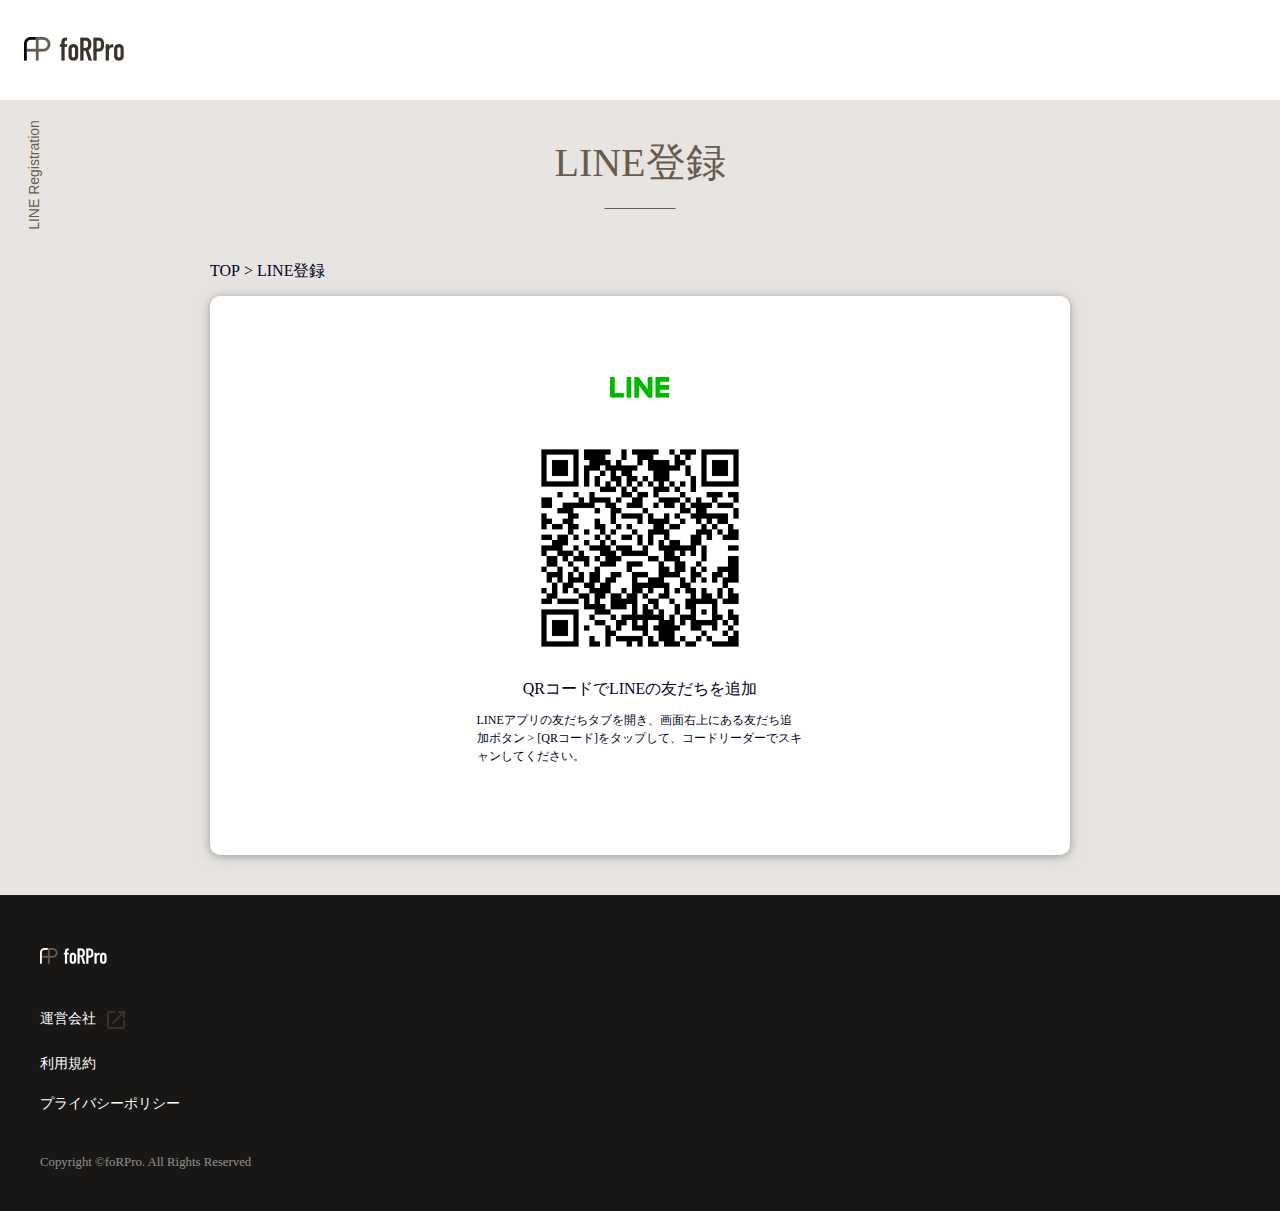
<file: lineForm.html>
<!doctype html>
<html lang="ja">

<head>
  <meta http-equiv="Content-Type" content="text/html; charset=UTF-8" />
  <meta http-equiv="X-UA-Compatible" content="IE=edge,chrome=1" />
  <meta name="viewport" content="width=device-width,initial-scale=1" />
  <link rel="icon" type="image/x-icon" href="./images/favicon.ico" />
  <link rel="stylesheet" type="text/css" href="./css/normalize.css" />
  <link rel="stylesheet" type="text/css" href="./css/icon.css" />
  <link rel="stylesheet" type="text/css" href="./css/common.css" />
  <link rel="stylesheet" type="text/css" href="./css/base.css" />
  <link rel="stylesheet" type="text/css" href="./css/lineForm.css" />
  <title>LINE登録 | foRPro</title>
  <!-- Global site tag (gtag.js) - Google Analytics -->
<script async src="https://www.googletagmanager.com/gtag/js?id=G-W5HT93TSJW"></script>
<script>
    window.dataLayer = window.dataLayer || [];

    function gtag() {
        dataLayer.push(arguments);
    }
    gtag('js', new Date());

    gtag('config', 'G-W5HT93TSJW');
</script></head>

<body>
  <!-- ヘッダー -->
      <header class="header">
      <div class="header__logo">
        <a href="/"
          ><h1>
            <img
              src="./images/logo.png"
              alt="forProのロゴ画像"
              width="100"
              height="24"
            />
            <span class="hidden">forPro</span>
          </h1></a
        >
      </div>
          </header>
  <section id="lineForm" class="section" data-ward="LINE Registration">
    <h2 class="title">
      <span class="title__text">LINE登録</span>
    </h2>
    <p class="breadcrumb">
      <a href="/">TOP</a><span class="delimiter">&gt;</span><span>LINE登録</span>
    </p>
    <div class="card">
      <p class="lineForm__image">
        <img src="./images/LINE_APP.png" loading="lazy" alt="LINE画像" width="80" height="80" class="lineForm__imageSP" />
        <img src="./images/lineLogo.png" loading="lazy" alt="LINE画像" width="60" height="23" class="lineForm__imageLogoPC" />
      </p>
      <p class="lineForm__imagePC">
        <img src="./images/QR.png" loading="lazy" alt="LINEQR画像" width="240" height="240" />
      </p>
      <div class="lineForm__buttonWrap">
        <p class="lineForm__button lineForm__button--open">

          <!-- http://line.me/ti/p/%40以下に追加したいIDを＠抜きで記載する -->
          <a href="https://line.me/R/ti/p/%40153hvcyf">LINEアプリを開く</a>
          </ｐ>
        <p class="lineForm__button lineForm__button--download lineForm__button--ios">
          <a href="https://apps.apple.com/jp/app/line/id443904275">LINEアプリをダウンロード</a>
        </p>
        <p class="lineForm__button lineForm__button--download lineForm__button--android">
          <a href="https://play.google.com/store/apps/details?id=jp.naver.line.android&hl=ja&gl=US">LINEアプリをダウンロード</a>
        </p>
      </div>
      <div class="lineForm__pcSummary">
        <p>QRコードでLINEの友だちを追加</p>
        <p class="summary">
          <span>LINEアプリの友だちタブを開き、画面右上にある友だち追加ボタン >
            [QRコード]をタップして、コードリーダーでスキャンしてください。</span>
        </p>
      </div>
    </div>
  </section>
  <footer class="footer">
    <p class="footer__officialLink">
      <a href="/"><img src="./images/logoWhite.png" alt="forProのロゴ画像" width="67" height="16" loading="lazy" /><span class="hidden">forPro公式ページ</span></a>
    </p>

    <ul class="footer__link">
      <li class="footer__linkItem">
        <a href="https://www.regrit-p.com/">運営会社<i class="icon icon--window"></i></a>
      </li>
      <li class="footer__linkItem"><a href="./terms/">利用規約</a></li>
      <li class="footer__linkItem">
        <a href="./privacy/">プライバシーポリシー</a>
      </li>
    </ul>

    <small>Copyright ©foRPro. All Rights Reserved</small>
  </footer>
  <script type="text/javascript" src="https://code.jquery.com/jquery-3.5.1.min.js"></script>
  <script src="https://www.line-website.com/social-plugins/js/thirdparty/loader.min.js" async="async" defer="defer"></script>
  <script type="text/javascript" src="./js/headerScroll.js"></script>
  <script type="text/javascript" src="./js/lineDownloadUA.js"></script>
</body>

</html>
</file>
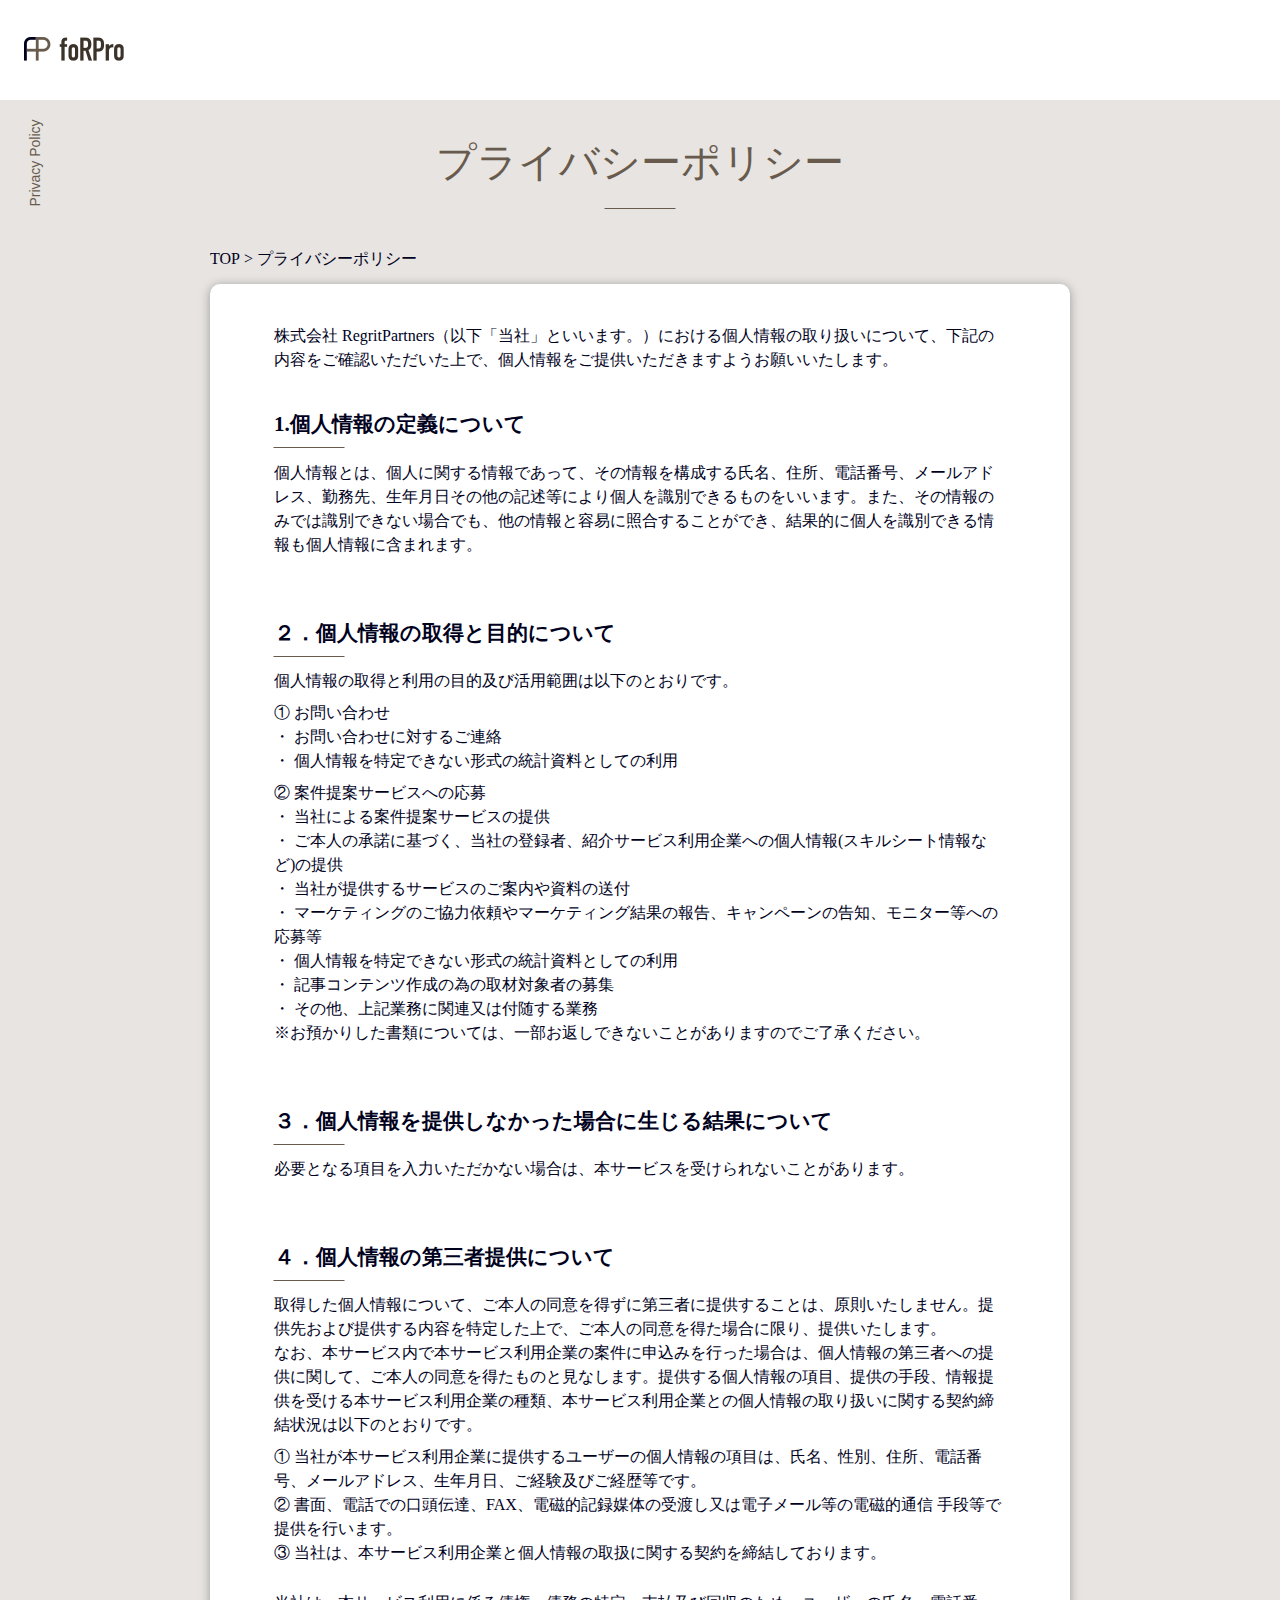
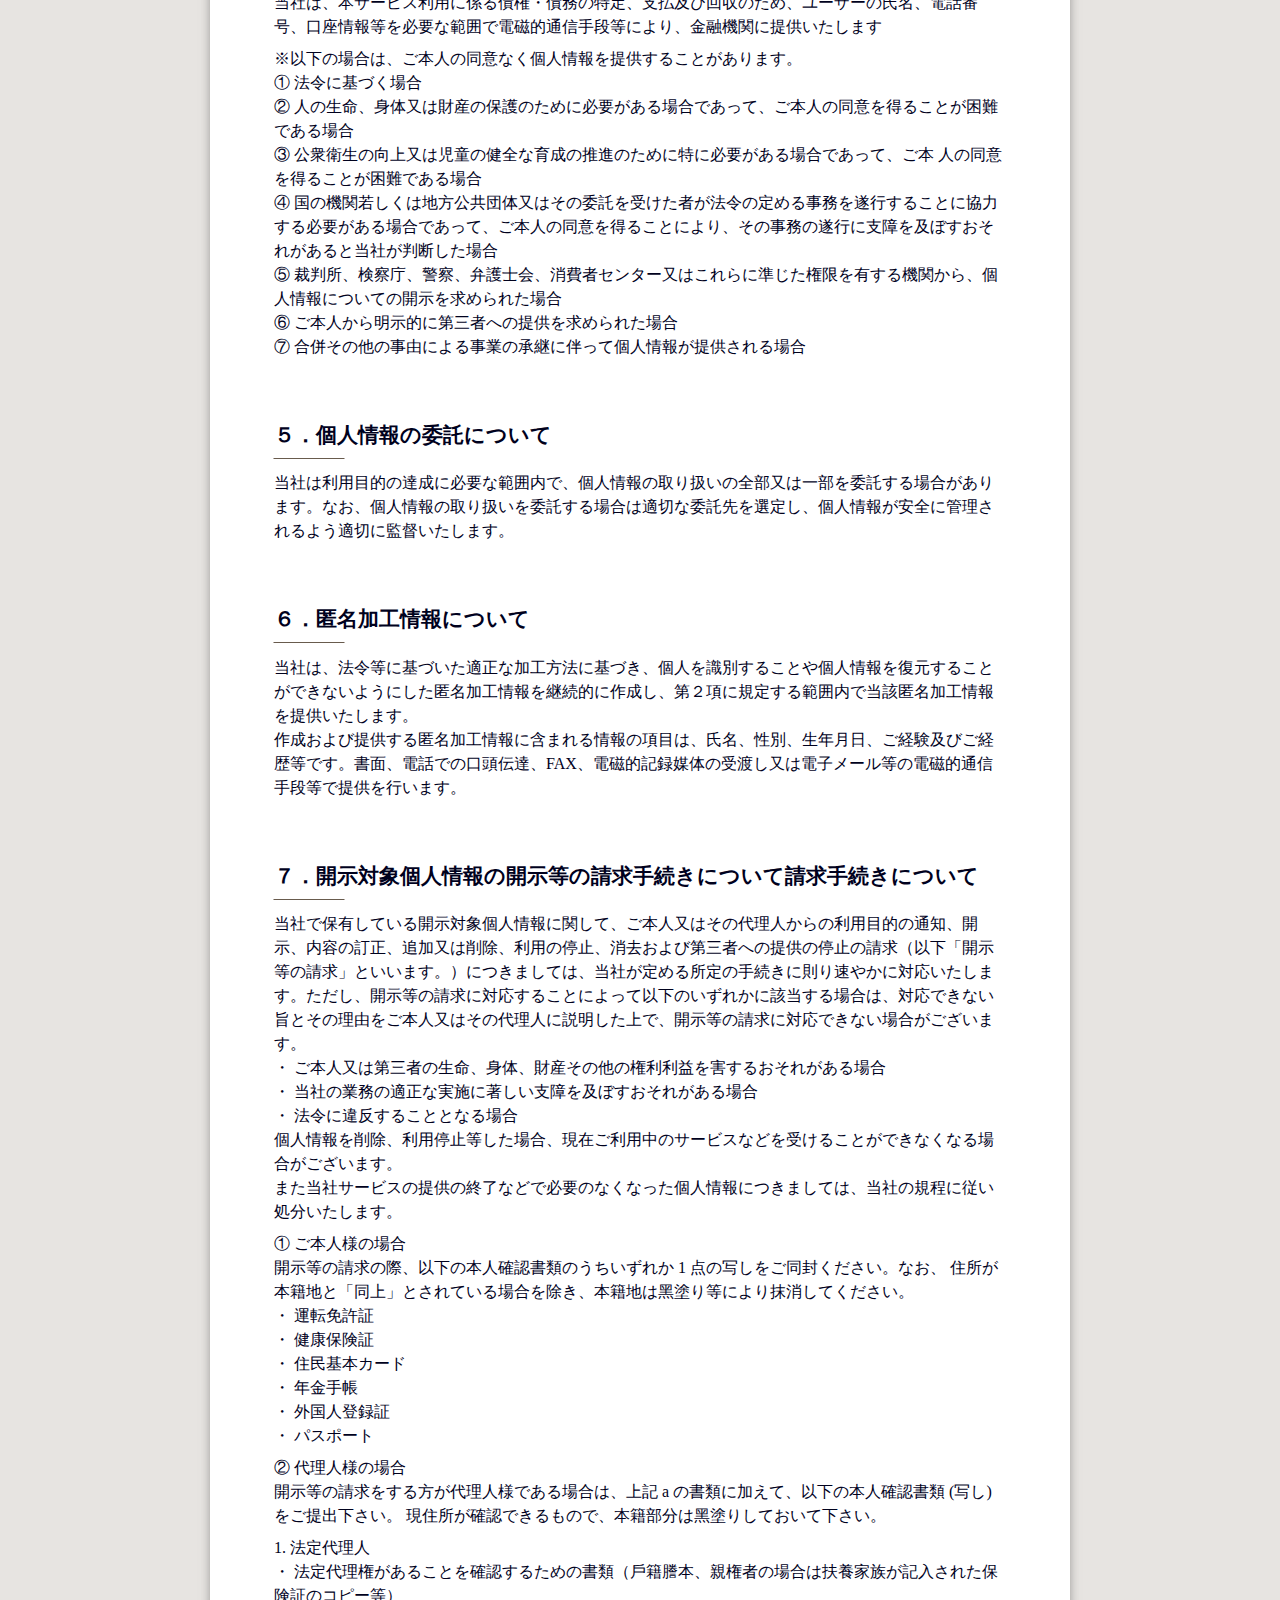
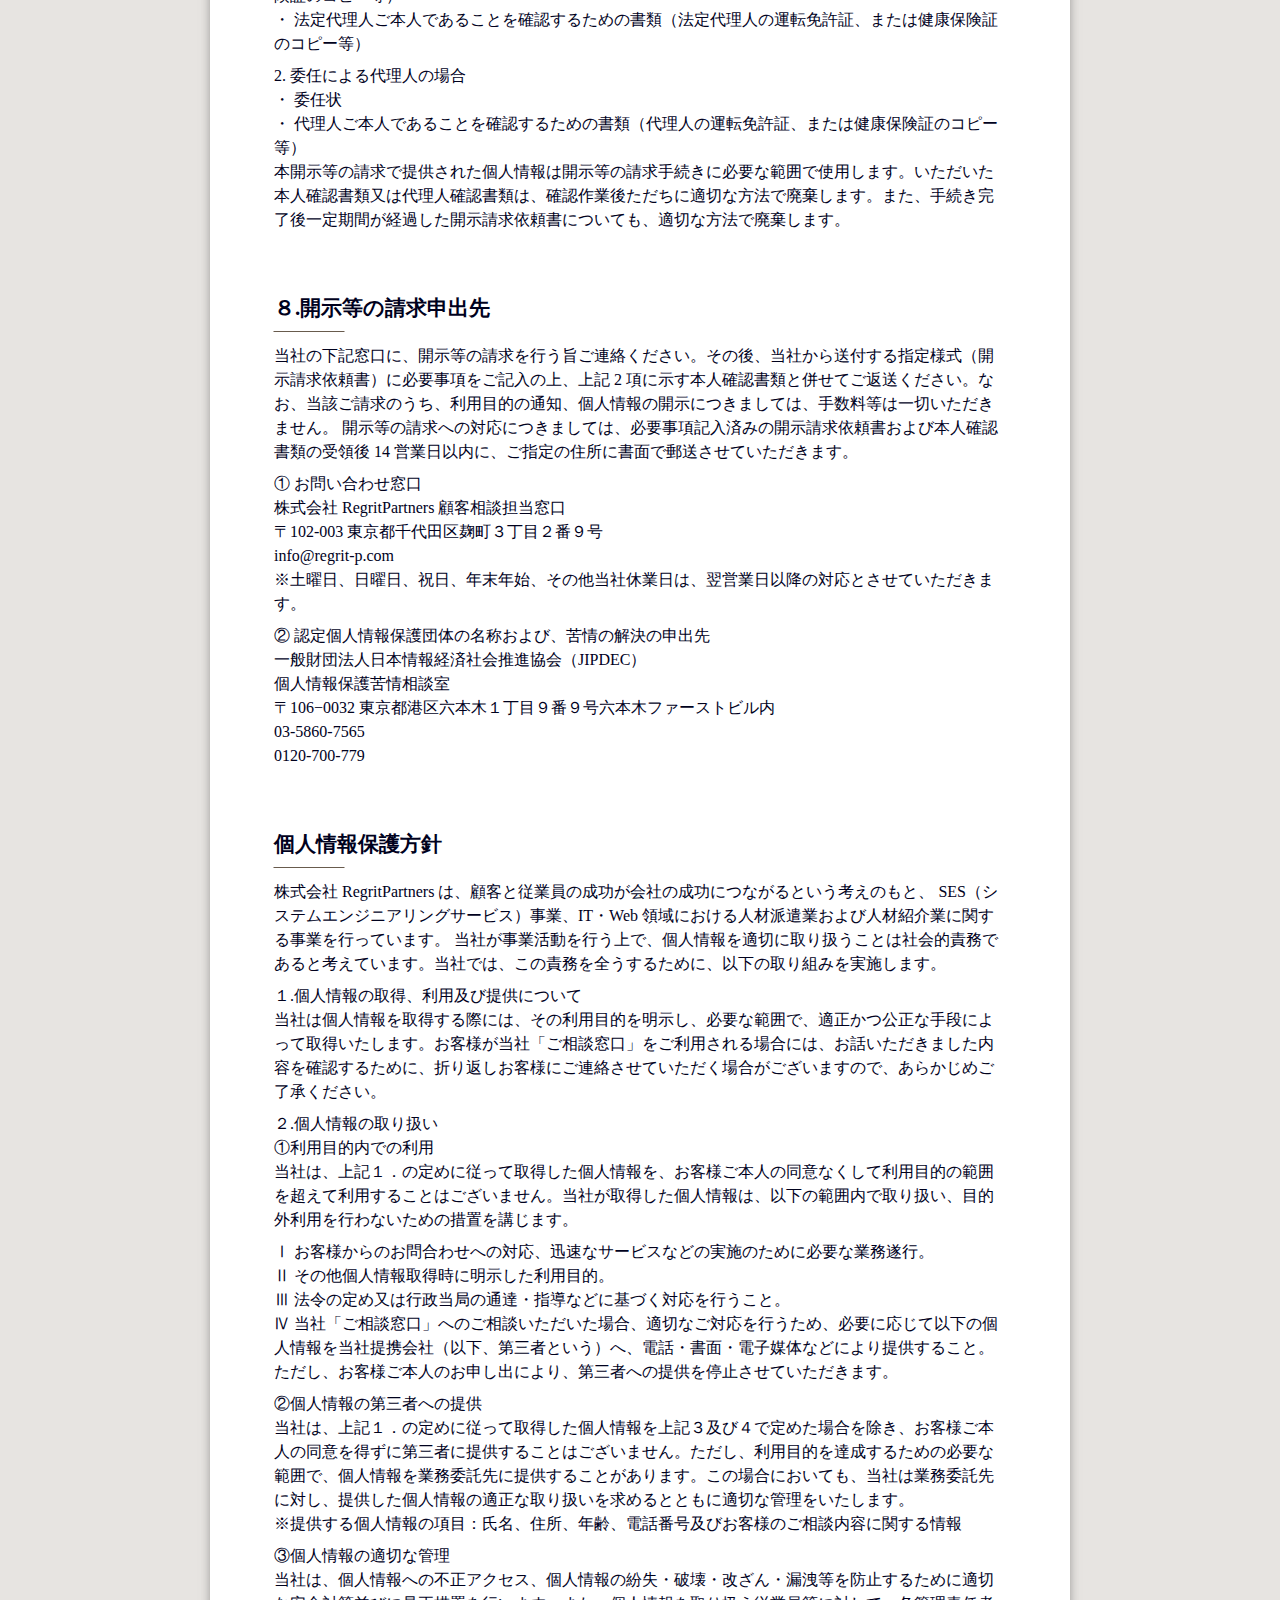
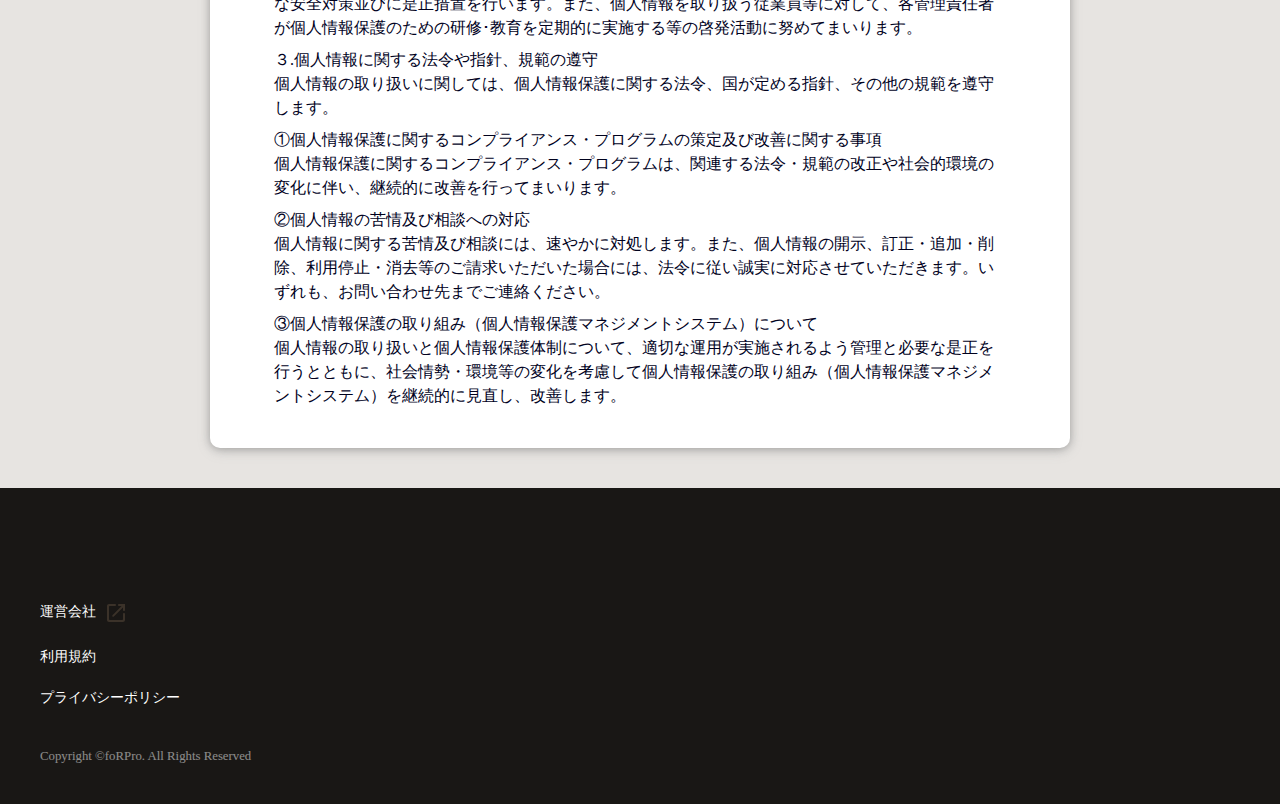
<file: privacy.html>
<!DOCTYPE html>
<html lang="ja">
  <head>
    <meta http-equiv="Content-Type" content="text/html; charset=UTF-8" />
    <meta http-equiv="X-UA-Compatible" content="IE=edge,chrome=1" />
    <meta name="viewport" content="width=device-width,initial-scale=1" />
    <link rel="icon" type="image/x-icon" href="./images/favicon.ico" />
    <link rel="stylesheet" type="text/css" href="./css/normalize.css" />
    <link rel="stylesheet" type="text/css" href="./css/icon.css" />
    <link rel="stylesheet" type="text/css" href="./css/common.css" />
    <link rel="stylesheet" type="text/css" href="./css/base.css" />
    <link rel="stylesheet" type="text/css" href="./css/privacy.css" />
    <title>プライバシーポリシー | foRPro</title>
    <!-- Global site tag (gtag.js) - Google Analytics -->
    <script
      async
      src="https://www.googletagmanager.com/gtag/js?id=G-W5HT93TSJW"
    ></script>
    <script>
      window.dataLayer = window.dataLayer || [];

      function gtag() {
        dataLayer.push(arguments);
      }
      gtag("js", new Date());

      gtag("config", "G-W5HT93TSJW");
    </script>
  </head>

  <body>
    <!-- ヘッダー -->
    <header class="header">
      <div class="header__logo">
        <a href="/"
          ><h1>
            <img
              src="./images/logo.png"
              alt="forProのロゴ画像"
              width="100"
              height="24"
            />
            <span class="hidden">forPro</span>
          </h1></a
        >
      </div>
    </header>
    <section id="privacy" class="section" data-ward="Privacy Policy">
      <h2 class="title">
        <span class="title__text">プライバシーポリシー</span>
      </h2>
      <p class="breadcrumb">
        <a href="/">TOP</a><span class="delimiter">&gt;</span
        ><span>プライバシーポリシー</span>
      </p>

      <div class="card">
        <p class="summary privacy__annotation">
          株式会社
          RegritPartners（以下「当社」といいます。）における個⼈情報の取り扱いについて、下記の内容をご確認いただいた上で、個人情報をご提供いただきますようお願いいたします。
        </p>

        <div class="privacy__item">
          <h3 class="title title--level3">
            <span class="title__text">1.個人情報の定義について</span>
          </h3>
          <p class="summary">
            個⼈情報とは、個⼈に関する情報であって、その情報を構成する⽒名、住所、電話番号、メールアドレス、勤務先、生年月日その他の記述等により個⼈を識別できるものをいいます。また、その情報のみでは識別できない場合でも、他の情報と容易に照合することができ、結果的に個⼈を識別できる情報も個⼈情報に含まれます。
          </p>
        </div>

        <div class="privacy__item">
          <h3 class="title title--level3">
            <span class="title__text">２．個⼈情報の取得と⽬的について</span>
          </h3>
          <p class="summary">
            個⼈情報の取得と利⽤の⽬的及び活⽤範囲は以下のとおりです。
          </p>

          <p class="summary">
            ① お問い合わせ<br />
            ・ お問い合わせに対するご連絡<br />
            ・ 個⼈情報を特定できない形式の統計資料としての利⽤
          </p>
          <p class="summary">
            ② 案件提案サービスへの応募<br />
            ・ 当社による案件提案サービスの提供<br />
            ・
            ご本⼈の承諾に基づく、当社の登録者、紹介サービス利⽤企業への個⼈情報(スキルシート情報など)の提供<br />
            ・ 当社が提供するサービスのご案内や資料の送付<br />
            ・
            マーケティングのご協⼒依頼やマーケティング結果の報告、キャンペーンの告知、モニター等への応募等<br />
            ・ 個⼈情報を特定できない形式の統計資料としての利⽤<br />
            ・ 記事コンテンツ作成の為の取材対象者の募集<br />
            ・ その他、上記業務に関連⼜は付随する業務<br />
            ※お預かりした書類については、⼀部お返しできないことがありますのでご了承ください。
          </p>
        </div>

        <div class="privacy__item">
          <h3 class="title title--level3">
            <span class="title__text"
              >３．個⼈情報を提供しなかった場合に⽣じる結果について
            </span>
          </h3>
          <p class="summary">
            必要となる項⽬を⼊⼒いただかない場合は、本サービスを受けられないことがあります。
          </p>
        </div>

        <div class="privacy__item">
          <h3 class="title title--level3">
            <span class="title__text">４．個⼈情報の第三者提供について</span>
          </h3>
          <p class="summary">
            取得した個⼈情報について、ご本⼈の同意を得ずに第三者に提供することは、原則いたしません。提供先および提供する内容を特定した上で、ご本⼈の同意を得た場合に限り、提供いたします。<br />
            なお、本サービス内で本サービス利⽤企業の案件に申込みを⾏った場合は、個⼈情報の第三者への提供に関して、ご本⼈の同意を得たものと⾒なします。提供する個⼈情報の項⽬、提供の⼿段、情報提供を受ける本サービス利⽤企業の種類、本サービス利⽤企業との個⼈情報の取り扱いに関する契約締結状況は以下のとおりです。
          </p>
          <p class="summary">
            ①
            当社が本サービス利⽤企業に提供するユーザーの個⼈情報の項⽬は、⽒名、性別、住所、電話番号、メールアドレス、⽣年⽉⽇、ご経験及びご経歴等です。<br />
            ②
            書⾯、電話での⼝頭伝達、FAX、電磁的記録媒体の受渡し⼜は電⼦メール等の電磁的通信
            ⼿段等で提供を⾏います。 <br />
            ③
            当社は、本サービス利⽤企業と個⼈情報の取扱に関する契約を締結しております。
          </p>
          <br />
          <p class="summary">
            当社は、本サービス利⽤に係る債権・債務の特定、⽀払及び回収のため、ユーザーの⽒名、電話番号、⼝座情報等を必要な範囲で電磁的通信⼿段等により、⾦融機関に提供いたします
          </p>
          <p class="summary">
            ※以下の場合は、ご本⼈の同意なく個⼈情報を提供することがあります。<br />
            ① 法令に基づく場合<br />
            ②
            ⼈の⽣命、⾝体⼜は財産の保護のために必要がある場合であって、ご本⼈の同意を得ることが困難である場合<br />
            ③
            公衆衛⽣の向上⼜は児童の健全な育成の推進のために特に必要がある場合であって、ご本
            ⼈の同意を得ることが困難である場合<br />
            ④
            国の機関若しくは地⽅公共団体⼜はその委託を受けた者が法令の定める事務を遂⾏することに協⼒する必要がある場合であって、ご本⼈の同意を得ることにより、その事務の遂⾏に⽀障を及ぼすおそれがあると当社が判断した場合<br />
            ⑤
            裁判所、検察庁、警察、弁護⼠会、消費者センター⼜はこれらに準じた権限を有する機関から、個⼈情報についての開⽰を求められた場合<br />
            ⑥ ご本⼈から明⽰的に第三者への提供を求められた場合<br />
            ⑦ 合併その他の事由による事業の承継に伴って個⼈情報が提供される場合
          </p>
        </div>

        <div class="privacy__item">
          <h3 class="title title--level3">
            <span class="title__text">５．個⼈情報の委託について</span>
          </h3>
          <p class="summary">
            当社は利⽤⽬的の達成に必要な範囲内で、個⼈情報の取り扱いの全部⼜は⼀部を委託する場合があります。なお、個⼈情報の取り扱いを委託する場合は適切な委託先を選定し、個⼈情報が安全に管理されるよう適切に監督いたします。
          </p>
        </div>

        <div class="privacy__item">
          <h3 class="title title--level3">
            <span class="title__text">６．匿名加⼯情報について</span>
          </h3>
          <p class="summary">
            当社は、法令等に基づいた適正な加⼯⽅法に基づき、個⼈を識別することや個⼈情報を復元することができないようにした匿名加⼯情報を継続的に作成し、第２項に規定する範囲内で当該匿名加⼯情報を提供いたします。<br />
            作成および提供する匿名加⼯情報に含まれる情報の項⽬は、⽒名、性別、⽣年⽉⽇、ご経験及びご経歴等です。書⾯、電話での⼝頭伝達、FAX、電磁的記録媒体の受渡し⼜は電⼦メール等の電磁的通信⼿段等で提供を⾏います。
          </p>
        </div>

        <div class="privacy__item">
          <h3 class="title title--level3">
            <span class="title__text"
              >７．開⽰対象個⼈情報の開⽰等の請求⼿続きについて請求⼿続きについて</span
            >
          </h3>
          <p class="summary">
            当社で保有している開⽰対象個⼈情報に関して、ご本⼈⼜はその代理⼈からの利⽤⽬的の通知、開⽰、内容の訂正、追加⼜は削除、利⽤の停⽌、消去および第三者への提供の停⽌の請求（以下「開⽰等の請求」といいます。）につきましては、当社が定める所定の⼿続きに則り速やかに対応いたします。ただし、開⽰等の請求に対応することによって以下のいずれかに該当する場合は、対応できない旨とその理由をご本⼈⼜はその代理⼈に説明した上で、開⽰等の請求に対応できない場合がございます。<br />
            ・
            ご本⼈⼜は第三者の⽣命、⾝体、財産その他の権利利益を害するおそれがある場合<br />
            ・ 当社の業務の適正な実施に著しい⽀障を及ぼすおそれがある場合<br />
            ・ 法令に違反することとなる場合<br />
            個⼈情報を削除、利⽤停⽌等した場合、現在ご利⽤中のサービスなどを受けることができなくなる場合がございます。<br />
            また当社サービスの提供の終了などで必要のなくなった個⼈情報につきましては、当社の規程に従い処分いたします。
          </p>
          <p class="summary">
            ① ご本⼈様の場合<br />
            開⽰等の請求の際、以下の本⼈確認書類のうちいずれか 1
            点の写しをご同封ください。なお、
            住所が本籍地と「同上」とされている場合を除き、本籍地は⿊塗り等により抹消してください。<br />
            ・ 運転免許証<br />
            ・ 健康保険証<br />
            ・ 住⺠基本カード<br />
            ・ 年⾦⼿帳<br />
            ・ 外国⼈登録証<br />
            ・ パスポート<br />
          </p>
          <p class="summary">
            ② 代理⼈様の場合<br />
            開⽰等の請求をする⽅が代理⼈様である場合は、上記 a
            の書類に加えて、以下の本⼈確認書類 (写し)をご提出下さい。
            現住所が確認できるもので、本籍部分は⿊塗りしておいて下さい。<br />
          </p>
          <p class="summary">
            1. 法定代理⼈<br />
            ・
            法定代理権があることを確認するための書類（⼾籍謄本、親権者の場合は扶養家族が記⼊された保険証のコピー等）<br />
            ・
            法定代理⼈ご本⼈であることを確認するための書類（法定代理⼈の運転免許証、または健康保険証のコピー等）
          </p>
          <p class="summary">
            2. 委任による代理⼈の場合<br />
            ・ 委任状<br />
            ・
            代理⼈ご本⼈であることを確認するための書類（代理⼈の運転免許証、または健康保険証のコピー等）<br />
            本開⽰等の請求で提供された個⼈情報は開⽰等の請求⼿続きに必要な範囲で使⽤します。いただいた本⼈確認書類⼜は代理⼈確認書類は、確認作業後ただちに適切な⽅法で廃棄します。また、⼿続き完了後⼀定期間が経過した開⽰請求依頼書についても、適切な⽅法で廃棄します。
          </p>
        </div>

        <div class="privacy__item">
          <h3 class="title title--level3">
            <span class="title__text">８.開⽰等の請求申出先 </span>
          </h3>
          <p class="summary">
            当社の下記窓⼝に、開⽰等の請求を⾏う旨ご連絡ください。その後、当社から送付する指定様式（開⽰請求依頼書）に必要事項をご記⼊の上、上記
            2
            項に⽰す本⼈確認書類と併せてご返送ください。なお、当該ご請求のうち、利⽤⽬的の通知、個⼈情報の開⽰につきましては、⼿数料等は⼀切いただきません。
            開⽰等の請求への対応につきましては、必要事項記⼊済みの開⽰請求依頼書および本⼈確認書類の受領後
            14 営業⽇以内に、ご指定の住所に書⾯で郵送させていただきます。
          </p>
          <p class="summary">
            ① お問い合わせ窓⼝<br />
            株式会社 RegritPartners 顧客相談担当窓⼝<br />
            〒102-003 東京都千代⽥区麹町３丁⽬２番９号<br />
            info@regrit-p.com<br />
            ※⼟曜⽇、⽇曜⽇、祝⽇、年末年始、その他当社休業⽇は、翌営業⽇以降の対応とさせていただきます。
          </p>
          <p class="summary">
            ② 認定個⼈情報保護団体の名称および、苦情の解決の申出先<br />
            ⼀般財団法⼈⽇本情報経済社会推進協会（JIPDEC）<br />
            個⼈情報保護苦情相談室<br />
            〒106−0032 東京都港区六本⽊１丁⽬９番９号六本⽊ファーストビル内<br />
            03-5860-7565<br />
            0120-700-779<br />
          </p>
        </div>

        <div class="privacy__item">
          <h3 class="title title--level3">
            <span class="title__text">個⼈情報保護⽅針</span>
          </h3>
          <p class="summary">
            株式会社 RegritPartners
            は、顧客と従業員の成功が会社の成功につながるという考えのもと、
            SES（システムエンジニアリングサービス）事業、IT・Web
            領域における⼈材派遣業および⼈材紹介業に関する事業を⾏っています。
            当社が事業活動を⾏う上で、個⼈情報を適切に取り扱うことは社会的責務であると考えています。当社では、この責務を全うするために、以下の取り組みを実施します。
          </p>
          <p class="summary">
            １.個⼈情報の取得、利⽤及び提供について <br />
            当社は個⼈情報を取得する際には、その利⽤⽬的を明⽰し、必要な範囲で、適正かつ公正な⼿段によって取得いたします。お客様が当社「ご相談窓⼝」をご利⽤される場合には、お話いただきました内容を確認するために、折り返しお客様にご連絡させていただく場合がございますので、あらかじめご了承ください。
          </p>
          <p class="summary">
            ２.個⼈情報の取り扱い<br />
            ①利⽤⽬的内での利⽤<br />
            当社は、上記１．の定めに従って取得した個⼈情報を、お客様ご本⼈の同意なくして利⽤⽬的の範囲を超えて利⽤することはございません。当社が取得した個⼈情報は、以下の範囲内で取り扱い、⽬的外利⽤を⾏わないための措置を講じます。
          </p>
          <p class="summary">
            Ⅰ
            お客様からのお問合わせへの対応、迅速なサービスなどの実施のために必要な業務遂⾏。<br />
            Ⅱ その他個⼈情報取得時に明⽰した利⽤⽬的。<br />
            Ⅲ 法令の定め⼜は⾏政当局の通達・指導などに基づく対応を⾏うこと。<br />
            Ⅳ
            当社「ご相談窓⼝」へのご相談いただいた場合、適切なご対応を⾏うため、必要に応じて以下の個⼈情報を当社提携会社（以下、第三者という）へ、電話・書⾯・電⼦媒体などにより提供すること。ただし、お客様ご本⼈のお申し出により、第三者への提供を停⽌させていただきます。<br />
          </p>
          <p class="summary">
            ②個⼈情報の第三者への提供<br />
            当社は、上記１．の定めに従って取得した個⼈情報を上記３及び４で定めた場合を除き、お客様ご本⼈の同意を得ずに第三者に提供することはございません。ただし、利⽤⽬的を達成するための必要な範囲で、個⼈情報を業務委託先に提供することがあります。この場合においても、当社は業務委託先に対し、提供した個⼈情報の適正な取り扱いを求めるとともに適切な管理をいたします。<br />
            ※提供する個⼈情報の項⽬：⽒名、住所、年齢、電話番号及びお客様のご相談内容に関する情報
          </p>
          <p class="summary">
            ③個⼈情報の適切な管理<br />
            当社は、個⼈情報への不正アクセス、個⼈情報の紛失・破壊・改ざん・漏洩等を防⽌するために適切な安全対策並びに是正措置を⾏います。また、個⼈情報を取り扱う従業員等に対して、各管理責任者が個⼈情報保護のための研修･教育を定期的に実施する等の啓発活動に努めてまいります。
          </p>
          <p class="summary">
            ３.個⼈情報に関する法令や指針、規範の遵守<br />個⼈情報の取り扱いに関しては、個⼈情報保護に関する法令、国が定める指針、その他の規範を遵守します。
          </p>
          <p class="summary">
            ①個⼈情報保護に関するコンプライアンス・プログラムの策定及び改善に関する事項
            <br />
            個⼈情報保護に関するコンプライアンス・プログラムは、関連する法令・規範の改正や社会的環境の変化に伴い、継続的に改善を⾏ってまいります。
          </p>
          <p class="summary">
            ②個⼈情報の苦情及び相談への対応<br />
            個⼈情報に関する苦情及び相談には、速やかに対処します。また、個⼈情報の開⽰、訂正・追加・削除、利⽤停⽌・消去等のご請求いただいた場合には、法令に従い誠実に対応させていただきます。いずれも、お問い合わせ先までご連絡ください。
          </p>
          <p class="summary">
            ③個⼈情報保護の取り組み（個⼈情報保護マネジメントシステム）について<br />
            個⼈情報の取り扱いと個⼈情報保護体制について、適切な運⽤が実施されるよう管理と必要な是正を⾏うとともに、社会情勢・環境等の変化を考慮して個⼈情報保護の取り組み（個⼈情報保護マネジメントシステム）を継続的に⾒直し、改善します。
          </p>
        </div>
      </div>
    </section>

    <footer class="footer">
      <p class="footer__officialLink">
        <a href="/"
          ><img
            src="/images/logoWhite.png"
            alt="forProのロゴ画像"
            width="67"
            height="16"
            loading="lazy"
          /><span class="hidden">forPro公式ページ</span></a
        >
      </p>

      <ul class="footer__link">
        <li class="footer__linkItem">
          <a href="https://www.regrit-p.com/"
            >運営会社<i class="icon icon--window"></i
          ></a>
        </li>
        <li class="footer__linkItem"><a href="./terms/">利用規約</a></li>
        <li class="footer__linkItem">
          <a href="./privacy/">プライバシーポリシー</a>
        </li>
      </ul>

      <small>Copyright ©foRPro. All Rights Reserved</small>
    </footer>
    <script
      type="text/javascript"
      src="https://code.jquery.com/jquery-3.5.1.min.js"
    ></script>
    <script type="text/javascript" src="./js/headerScroll.js"></script>
  </body>
</html>
</file>
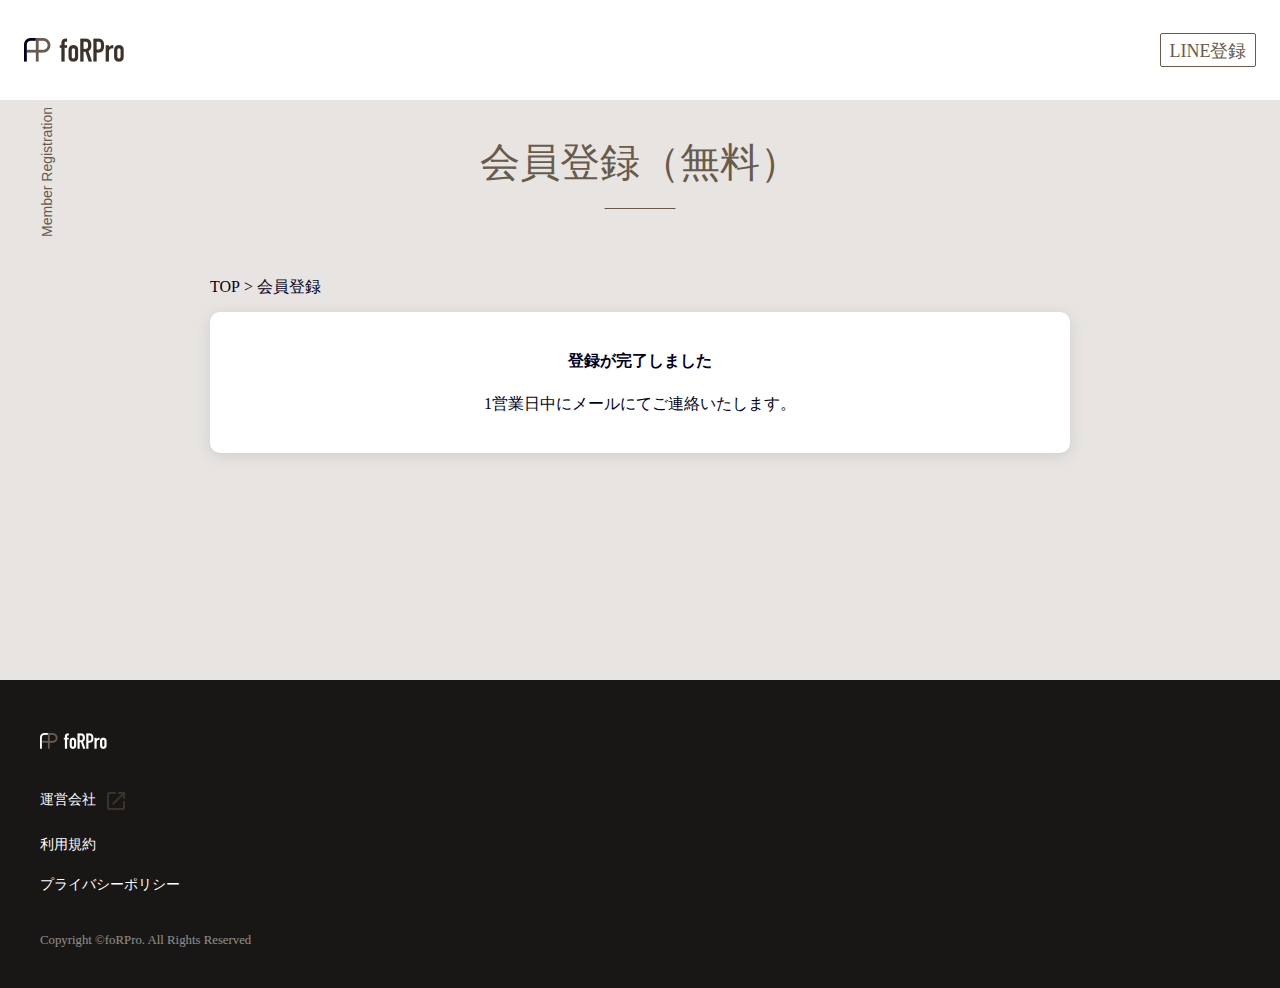
<file: registrationDone.html>
<html lang="ja">
  <head>
    <meta http-equiv="Content-Type" content="text/html; charset=UTF-8" />
    <meta http-equiv="X-UA-Compatible" content="IE=edge,chrome=1" />
    <meta name="viewport" content="width=device-width,initial-scale=1" />
    <link rel="icon" type="image/x-icon" href="./images/favicon.ico" />
    <link rel="stylesheet" type="text/css" href="css/normalize.css" />
    <link rel="stylesheet" type="text/css" href="css/icon.css" />
    <link rel="stylesheet" type="text/css" href="css/common.css" />
    <link rel="stylesheet" type="text/css" href="css/base.css" />
    <link rel="stylesheet" type="text/css" href="css/registration.css" />
    <title>会員登録完了 | foRPro</title>
  </head>
  <body>
    <!-- ヘッダー -->
    <header class="header">
      <div class="header__logo">
        <a href="./index.html"
          ><h1>
            <img
              src="./images/logo.png"
              alt="forProのロゴ画像"
              width="100"
              height="24"
            />
            <span class="hidden">forPro</span>
          </h1></a
        >
      </div>

      <nav class="header__navigation header__navigation--pc">
        <div class="applicationForm">
          <div class="applicationForm__contents">
            <a
              href="./lineForm.html"
              class="
                applicationForm__button
                applicationForm__line
                applicationForm__line--border
              "
              >LINE登録</a
            >
          </div>
        </div>
      </nav>
    </header>

    <section id="registration" class="section" data-ward="Member Registration">
      <h2 class="title">
        <span class="title__text">会員登録（無料）</span>
      </h2>
      <p class="breadcrumb">
        <a href="./index.html">TOP</a><span class="delimiter">&gt;</span
        ><span>会員登録</span>
      </p>
      <div class="card">
        <p class="alignCenter"><strong>登録が完了しました</strong></p>
        <p class="alignCenter">1営業日中にメールにてご連絡いたします。</p>
      </div>
    </section>

    <footer class="footer">
      <p class="footer__officialLink">
        <a href="./index.html"
          ><img
            src="./images/logoWhite.png"
            alt="forProのロゴ画像"
            width="67"
            height="16"
            loading="lazy"
          /><span class="hidden">forPro公式ページ</span></a
        >
      </p>

      <ul class="footer__link">
        <li class="footer__linkItem">
          <a href="https://www.regrit-p.com/"
            >運営会社<i class="icon icon--window"></i
          ></a>
        </li>
        <li class="footer__linkItem"><a href="./terms.html">利用規約</a></li>
        <li class="footer__linkItem">
          <a href="./privacy.html">プライバシーポリシー</a>
        </li>
      </ul>

      <small>Copyright ©foRPro. All Rights Reserved</small>
    </footer>
    <script
      type="text/javascript"
      src="https://code.jquery.com/jquery-3.5.1.min.js"
    ></script>
    <script type="text/javascript" src="./js/headerScroll.js"></script>
  </body>
</html>
</file>
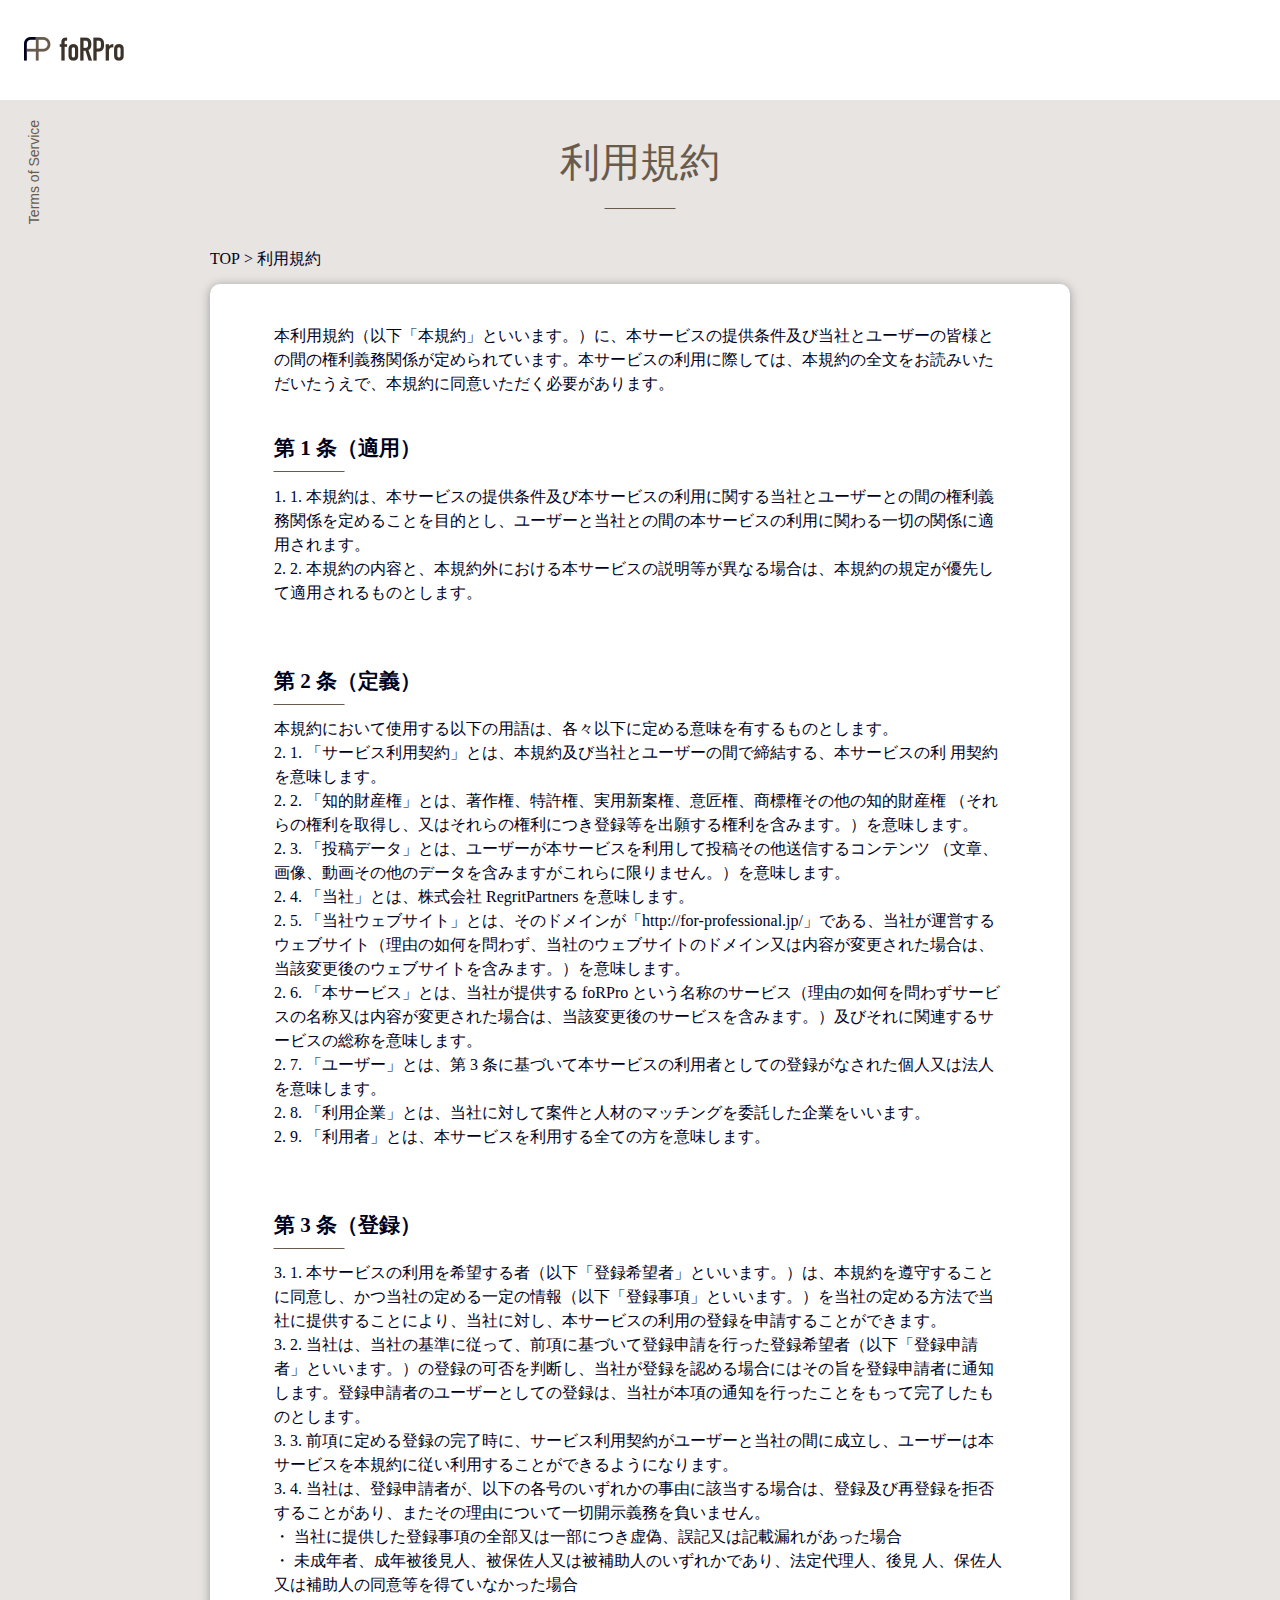
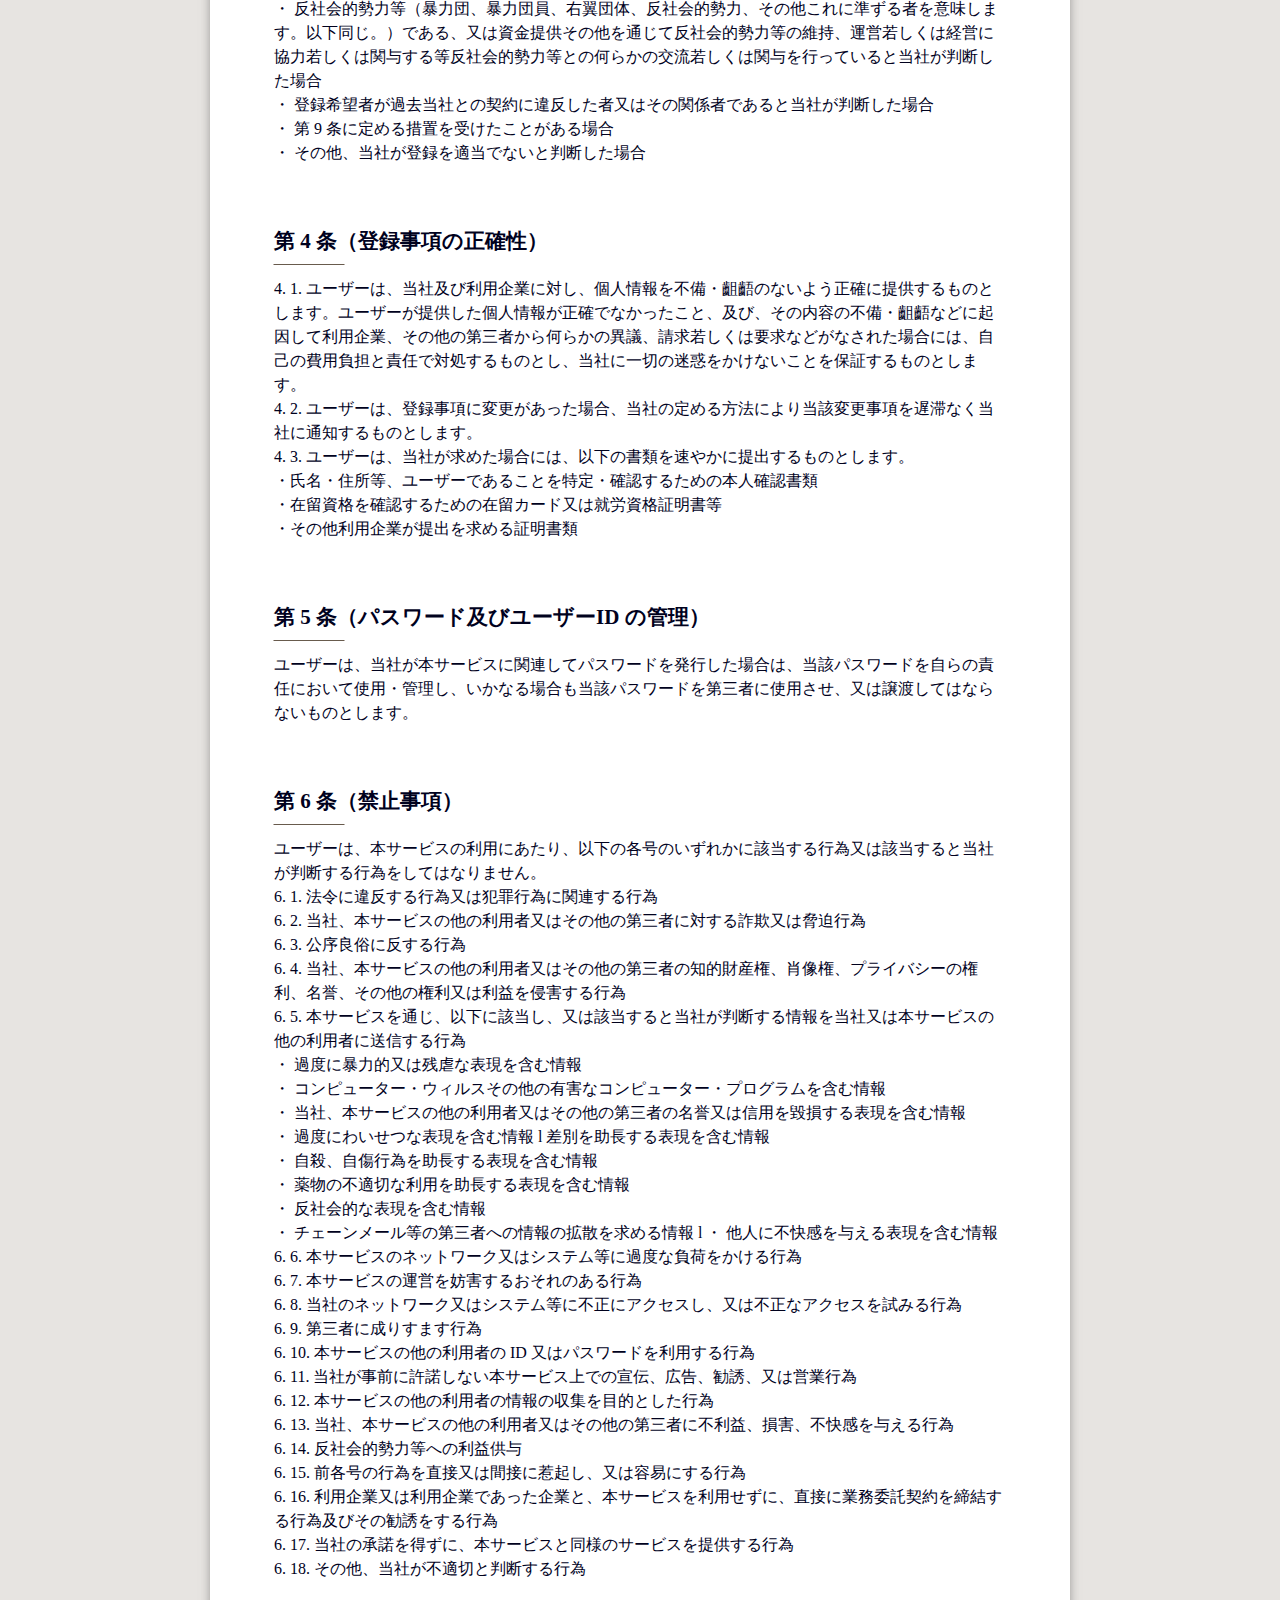
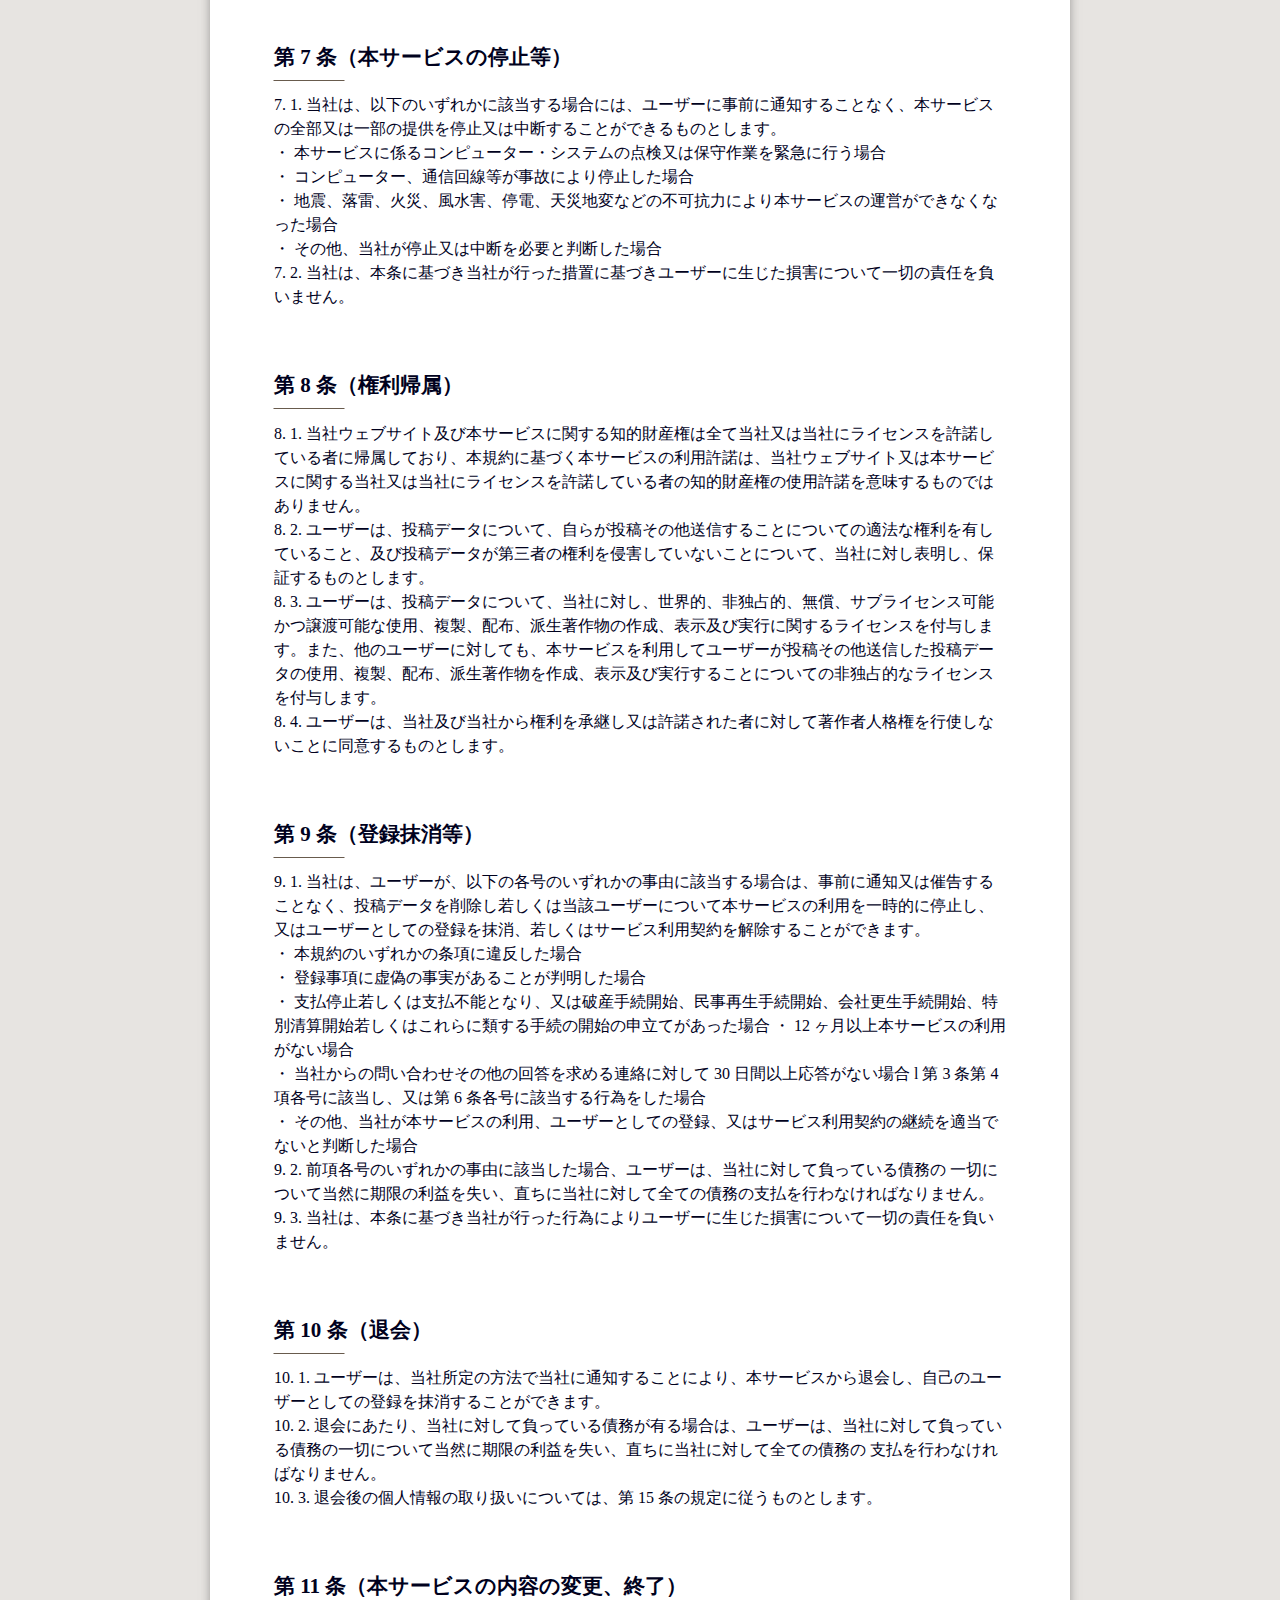
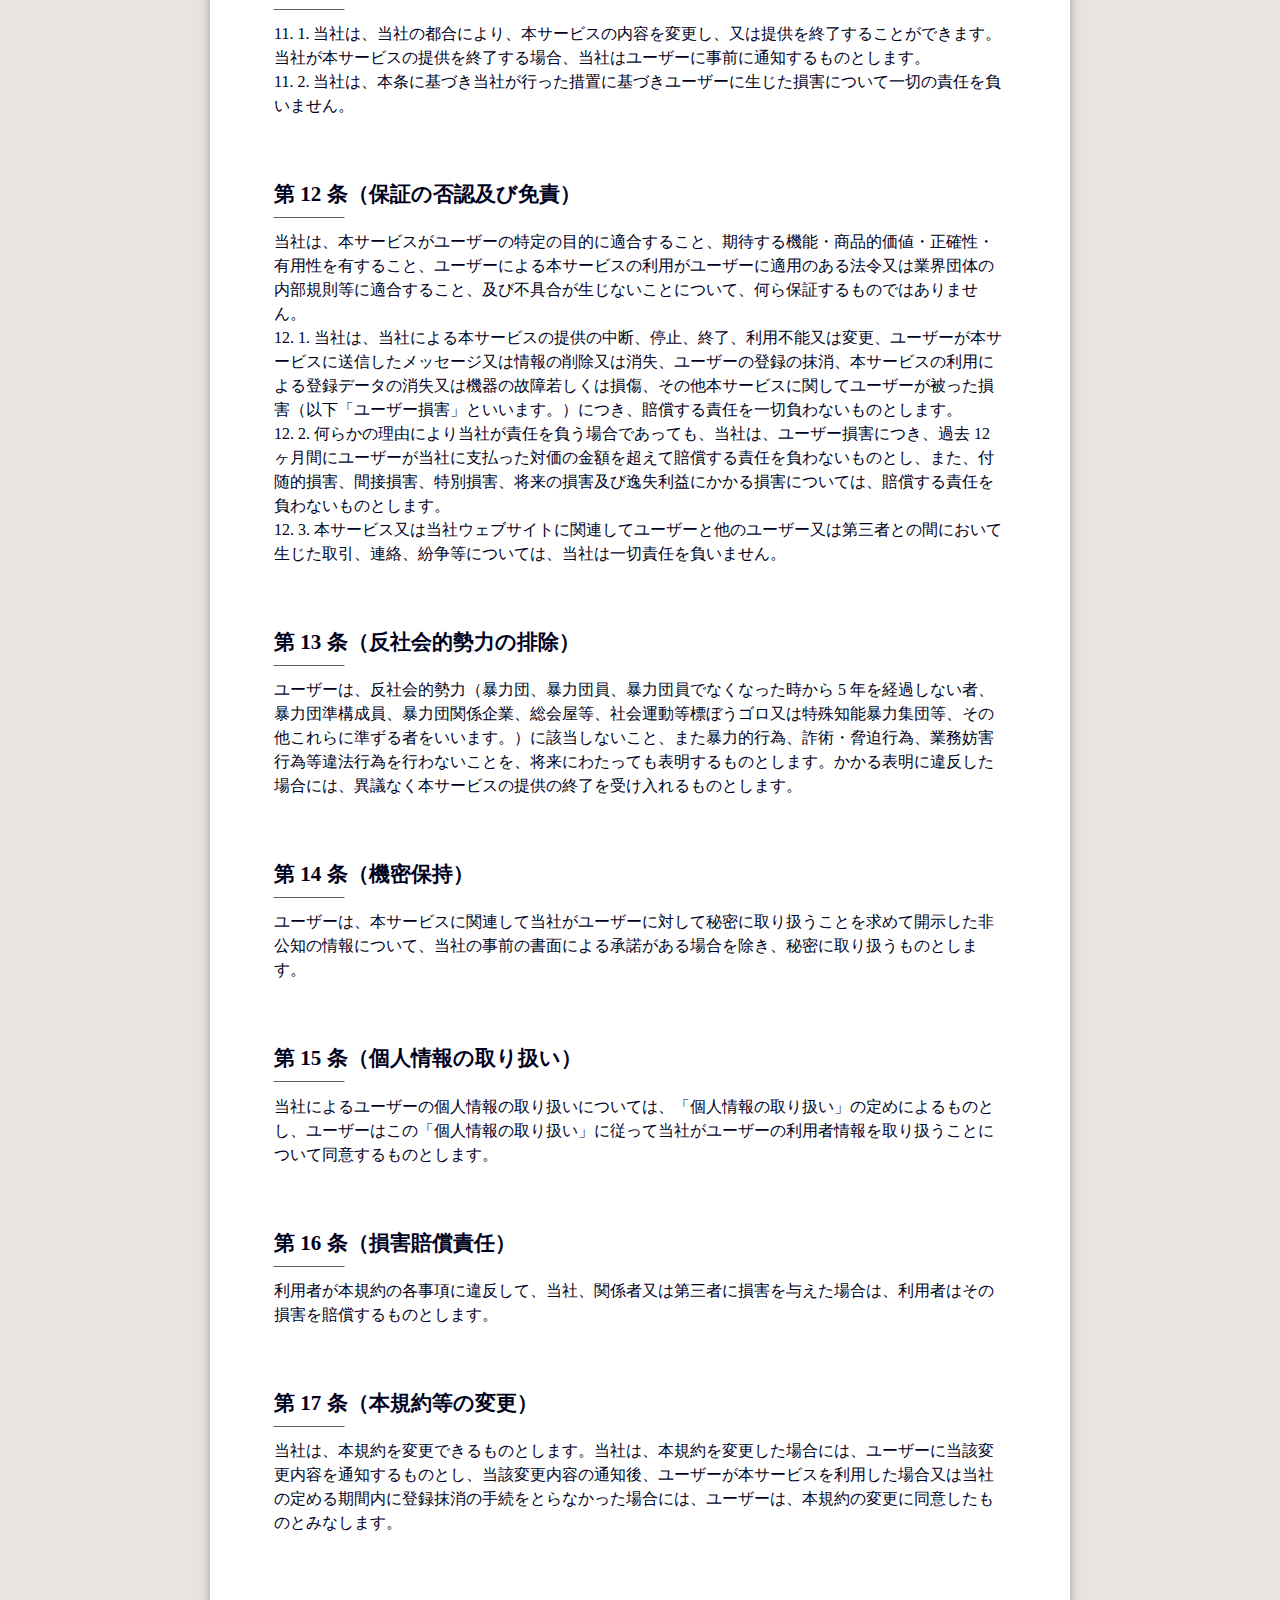
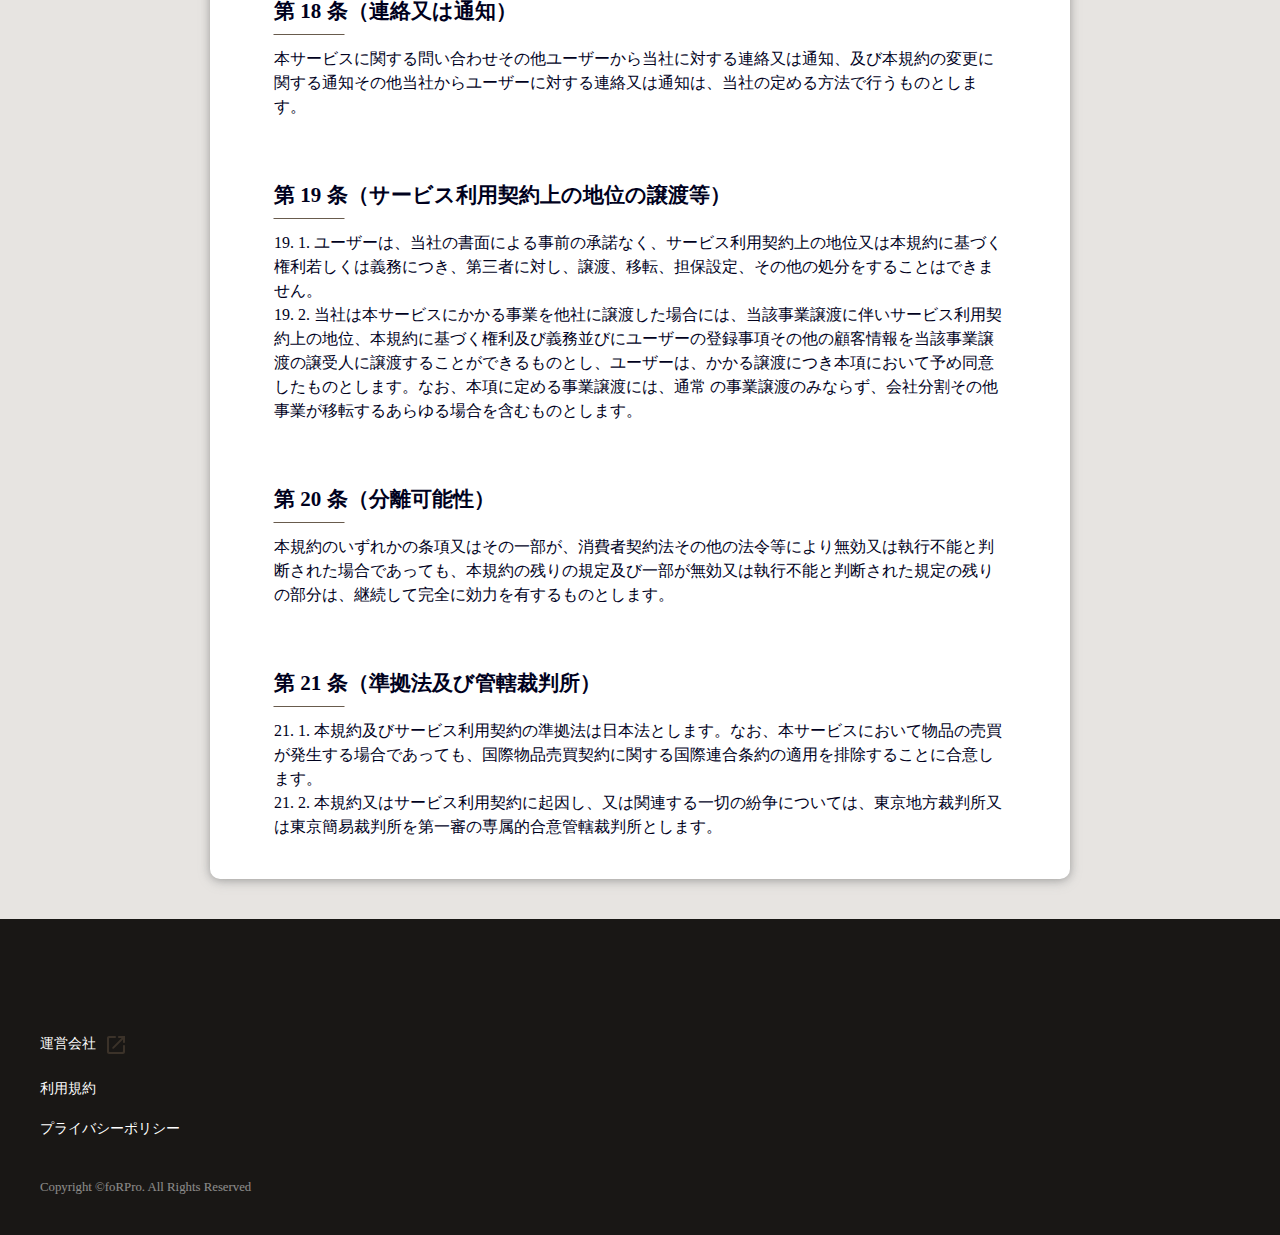
<file: terms.html>
<!DOCTYPE html>
<html lang="ja">
  <head>
    <meta http-equiv="Content-Type" content="text/html; charset=UTF-8" />
    <meta http-equiv="X-UA-Compatible" content="IE=edge,chrome=1" />
    <meta name="viewport" content="width=device-width,initial-scale=1" />
    <link rel="icon" type="image/x-icon" href="./images/favicon.ico" />
    <link rel="stylesheet" type="text/css" href="./css/normalize.css" />
    <link rel="stylesheet" type="text/css" href="./css/icon.css" />
    <link rel="stylesheet" type="text/css" href="./css/common.css" />
    <link rel="stylesheet" type="text/css" href="./css/base.css" />
    <link rel="stylesheet" type="text/css" href="./css/terms.css" />
    <title>利用規約 | foRPro</title>
    <!-- Global site tag (gtag.js) - Google Analytics -->
    <script
      async
      src="https://www.googletagmanager.com/gtag/js?id=G-W5HT93TSJW"
    ></script>
    <script>
      window.dataLayer = window.dataLayer || [];

      function gtag() {
        dataLayer.push(arguments);
      }
      gtag("js", new Date());

      gtag("config", "G-W5HT93TSJW");
    </script>
  </head>

  <body>
    <!-- ヘッダー -->
    <header class="header">
      <div class="header__logo">
        <a href="/"
          ><h1>
            <img
              src="./images/logo.png"
              alt="forProのロゴ画像"
              width="100"
              height="24"
            />
            <span class="hidden">forPro</span>
          </h1></a
        >
      </div>
    </header>
    <section id="terms" class="section" data-ward="Terms of Service">
      <h2 class="title">
        <span class="title__text">利用規約</span>
      </h2>
      <p class="breadcrumb">
        <a href="/">TOP</a><span class="delimiter">&gt;</span
        ><span>利用規約</span>
      </p>
      <div class="card">
        <p class="summary terms__annotation">
          本利⽤規約（以下「本規約」といいます。）に、本サービスの提供条件及び当社とユーザーの皆様との間の権利義務関係が定められています。本サービスの利⽤に際しては、本規約の全⽂をお読みいただいたうえで、本規約に同意いただく必要があります。
        </p>

        <div class="terms__item">
          <h3 class="title title--level3">
            <span class="title__text">第 1 条（適⽤） </span>
          </h3>
          <p class="summary">
            1. 1.
            本規約は、本サービスの提供条件及び本サービスの利⽤に関する当社とユーザーとの間の権利義務関係を定めることを⽬的とし、ユーザーと当社との間の本サービスの利⽤に関わる⼀切の関係に適⽤されます。<br />
            2. 2.
            本規約の内容と、本規約外における本サービスの説明等が異なる場合は、本規約の規定が優先して適⽤されるものとします。
          </p>
        </div>

        <div class="terms__item">
          <h3 class="title title--level3">
            <span class="title__text">第 2 条（定義） </span>
          </h3>
          <p class="summary">
            本規約において使⽤する以下の⽤語は、各々以下に定める意味を有するものとします。<br />
            2. 1.
            「サービス利⽤契約」とは、本規約及び当社とユーザーの間で締結する、本サービスの利
            ⽤契約を意味します。<br />
            2. 2.
            「知的財産権」とは、著作権、特許権、実⽤新案権、意匠権、商標権その他の知的財産権
            （それらの権利を取得し、⼜はそれらの権利につき登録等を出願する権利を含みます。）を意味します。<br />
            2. 3.
            「投稿データ」とは、ユーザーが本サービスを利⽤して投稿その他送信するコンテンツ
            （⽂章、画像、動画その他のデータを含みますがこれらに限りません。）を意味します。<br />
            2. 4. 「当社」とは、株式会社 RegritPartners を意味します。<br />
            2. 5.
            「当社ウェブサイト」とは、そのドメインが「http://for-professional.jp/」である、当社が運営するウェブサイト（理由の如何を問わず、当社のウェブサイトのドメイン⼜は内容が変更された場合は、当該変更後のウェブサイトを含みます。）を意味します。<br />
            2. 6. 「本サービス」とは、当社が提供する foRPro
            という名称のサービス（理由の如何を問わずサービスの名称⼜は内容が変更された場合は、当該変更後のサービスを含みます。）及びそれに関連するサービスの総称を意味します。<br />
            2. 7. 「ユーザー」とは、第 3
            条に基づいて本サービスの利⽤者としての登録がなされた個⼈⼜は法⼈を意味します。<br />
            2. 8.
            「利⽤企業」とは、当社に対して案件と⼈材のマッチングを委託した企業をいいます。<br />
            2. 9. 「利⽤者」とは、本サービスを利⽤する全ての⽅を意味します。<br />
          </p>
        </div>

        <div class="terms__item">
          <h3 class="title title--level3">
            <span class="title__text">第 3 条（登録）</span>
          </h3>
          <p class="summary">
            3. 1.
            本サービスの利⽤を希望する者（以下「登録希望者」といいます。）は、本規約を遵守することに同意し、かつ当社の定める⼀定の情報（以下「登録事項」といいます。）を当社の定める⽅法で当社に提供することにより、当社に対し、本サービスの利⽤の登録を申請することができます。<br />
            3. 2.
            当社は、当社の基準に従って、前項に基づいて登録申請を⾏った登録希望者（以下「登録申請者」といいます。）の登録の可否を判断し、当社が登録を認める場合にはその旨を登録申請者に通知します。登録申請者のユーザーとしての登録は、当社が本項の通知を⾏ったことをもって完了したものとします。<br />
            3. 3.
            前項に定める登録の完了時に、サービス利⽤契約がユーザーと当社の間に成⽴し、ユーザーは本サービスを本規約に従い利⽤することができるようになります。<br />
            3. 4.
            当社は、登録申請者が、以下の各号のいずれかの事由に該当する場合は、登録及び再登録を拒否することがあり、またその理由について⼀切開⽰義務を負いません。<br />
            ・
            当社に提供した登録事項の全部⼜は⼀部につき虚偽、誤記⼜は記載漏れがあった場合<br />
            ・
            未成年者、成年被後⾒⼈、被保佐⼈⼜は被補助⼈のいずれかであり、法定代理⼈、後⾒
            ⼈、保佐⼈⼜は補助⼈の同意等を得ていなかった場合<br />
            ・
            反社会的勢⼒等（暴⼒団、暴⼒団員、右翼団体、反社会的勢⼒、その他これに準ずる者を意味します。以下同じ。）である、⼜は資⾦提供その他を通じて反社会的勢⼒等の維持、運営若しくは経営に協⼒若しくは関与する等反社会的勢⼒等との何らかの交流若しくは関与を⾏っていると当社が判断した場合<br />
            ・
            登録希望者が過去当社との契約に違反した者⼜はその関係者であると当社が判断した場合<br />
            ・ 第 9 条に定める措置を受けたことがある場合<br />
            ・ その他、当社が登録を適当でないと判断した場合<br />
          </p>
        </div>

        <div class="terms__item">
          <h3 class="title title--level3">
            <span class="title__text">第 4 条（登録事項の正確性） </span>
          </h3>
          <p class="summary">
            4. 1.
            ユーザーは、当社及び利⽤企業に対し、個⼈情報を不備・齟齬のないよう正確に提供するものとします。ユーザーが提供した個⼈情報が正確でなかったこと、及び、その内容の不備・齟齬などに起因して利⽤企業、その他の第三者から何らかの異議、請求若しくは要求などがなされた場合には、⾃⼰の費⽤負担と責任で対処するものとし、当社に⼀切の迷惑をかけないことを保証するものとします。<br />
            4. 2.
            ユーザーは、登録事項に変更があった場合、当社の定める⽅法により当該変更事項を遅滞なく当社に通知するものとします。<br />
            4. 3.
            ユーザーは、当社が求めた場合には、以下の書類を速やかに提出するものとします。<br />
            ・⽒名・住所等、ユーザーであることを特定・確認するための本⼈確認書類<br />
            ・在留資格を確認するための在留カード⼜は就労資格証明書等<br />
            ・その他利⽤企業が提出を求める証明書類<br />
          </p>
        </div>

        <div class="terms__item">
          <h3 class="title title--level3">
            <span class="title__text"
              >第 5 条（パスワード及びユーザーID の管理）
            </span>
          </h3>
          <p class="summary">
            ユーザーは、当社が本サービスに関連してパスワードを発⾏した場合は、当該パスワードを⾃らの責任において使⽤・管理し、いかなる場合も当該パスワードを第三者に使⽤させ、⼜は譲渡してはならないものとします。
          </p>
        </div>

        <div class="terms__item">
          <h3 class="title title--level3">
            <span class="title__text">第 6 条（禁⽌事項）</span>
          </h3>
          <p class="summary">
            ユーザーは、本サービスの利⽤にあたり、以下の各号のいずれかに該当する⾏為⼜は該当すると当社が判断する⾏為をしてはなりません。<br />
            6. 1. 法令に違反する⾏為⼜は犯罪⾏為に関連する⾏為<br />
            6. 2.
            当社、本サービスの他の利⽤者⼜はその他の第三者に対する詐欺⼜は脅迫⾏為<br />
            6. 3. 公序良俗に反する⾏為<br />
            6. 4.
            当社、本サービスの他の利⽤者⼜はその他の第三者の知的財産権、肖像権、プライバシーの権利、名誉、その他の権利⼜は利益を侵害する⾏為<br />
            6. 5.
            本サービスを通じ、以下に該当し、⼜は該当すると当社が判断する情報を当社⼜は本サービスの他の利⽤者に送信する⾏為<br />
            ・ 過度に暴⼒的⼜は残虐な表現を含む情報<br />
            ・
            コンピューター・ウィルスその他の有害なコンピューター・プログラムを含む情報<br />
            ・
            当社、本サービスの他の利⽤者⼜はその他の第三者の名誉⼜は信⽤を毀損する表現を含む情報<br />
            ・ 過度にわいせつな表現を含む情報 l 差別を助⻑する表現を含む情報<br />
            ・ ⾃殺、⾃傷⾏為を助⻑する表現を含む情報<br />
            ・ 薬物の不適切な利⽤を助⻑する表現を含む情報<br />
            ・ 反社会的な表現を含む情報<br />
            ・ チェーンメール等の第三者への情報の拡散を求める情報 l ・
            他⼈に不快感を与える表現を含む情報<br />
            6. 6.
            本サービスのネットワーク⼜はシステム等に過度な負荷をかける⾏為<br />
            6. 7. 本サービスの運営を妨害するおそれのある⾏為<br />
            6. 8.
            当社のネットワーク⼜はシステム等に不正にアクセスし、⼜は不正なアクセスを試みる⾏為<br />
            6. 9. 第三者に成りすます⾏為<br />
            6. 10. 本サービスの他の利⽤者の ID ⼜はパスワードを利⽤する⾏為<br />
            6. 11.
            当社が事前に許諾しない本サービス上での宣伝、広告、勧誘、⼜は営業⾏為<br />
            6. 12. 本サービスの他の利⽤者の情報の収集を⽬的とした⾏為<br />
            6. 13.
            当社、本サービスの他の利⽤者⼜はその他の第三者に不利益、損害、不快感を与える⾏為<br />
            6. 14. 反社会的勢⼒等への利益供与<br />
            6. 15. 前各号の⾏為を直接⼜は間接に惹起し、⼜は容易にする⾏為<br />
            6. 16.
            利⽤企業⼜は利⽤企業であった企業と、本サービスを利⽤せずに、直接に業務委託契約を締結する⾏為及びその勧誘をする⾏為<br />
            6. 17.
            当社の承諾を得ずに、本サービスと同様のサービスを提供する⾏為<br />
            6. 18. その他、当社が不適切と判断する⾏為
          </p>
        </div>

        <div class="terms__item">
          <h3 class="title title--level3">
            <span class="title__text">第 7 条（本サービスの停⽌等）</span>
          </h3>
          <p class="summary">
            7. 1.
            当社は、以下のいずれかに該当する場合には、ユーザーに事前に通知することなく、本サービスの全部⼜は⼀部の提供を停⽌⼜は中断することができるものとします。<br />
            ・
            本サービスに係るコンピューター・システムの点検⼜は保守作業を緊急に⾏う場合<br />
            ・ コンピューター、通信回線等が事故により停⽌した場合<br />
            ・
            地震、落雷、⽕災、⾵⽔害、停電、天災地変などの不可抗⼒により本サービスの運営ができなくなった場合<br />
            ・ その他、当社が停⽌⼜は中断を必要と判断した場合<br />
            7. 2.
            当社は、本条に基づき当社が⾏った措置に基づきユーザーに⽣じた損害について⼀切の責任を負いません。
          </p>
        </div>

        <div class="terms__item">
          <h3 class="title title--level3">
            <span class="title__text">第 8 条（権利帰属）</span>
          </h3>
          <p class="summary">
            8. 1.
            当社ウェブサイト及び本サービスに関する知的財産権は全て当社⼜は当社にライセンスを許諾している者に帰属しており、本規約に基づく本サービスの利⽤許諾は、当社ウェブサイト⼜は本サービスに関する当社⼜は当社にライセンスを許諾している者の知的財産権の使⽤許諾を意味するものではありません。<br />
            8. 2.
            ユーザーは、投稿データについて、⾃らが投稿その他送信することについての適法な権利を有していること、及び投稿データが第三者の権利を侵害していないことについて、当社に対し表明し、保証するものとします。<br />
            8. 3.
            ユーザーは、投稿データについて、当社に対し、世界的、⾮独占的、無償、サブライセンス可能かつ譲渡可能な使⽤、複製、配布、派⽣著作物の作成、表⽰及び実⾏に関するライセンスを付与します。また、他のユーザーに対しても、本サービスを利⽤してユーザーが投稿その他送信した投稿データの使⽤、複製、配布、派⽣著作物を作成、表⽰及び実⾏することについての⾮独占的なライセンスを付与します。<br />
            8. 4.
            ユーザーは、当社及び当社から権利を承継し⼜は許諾された者に対して著作者⼈格権を⾏使しないことに同意するものとします。
          </p>
        </div>

        <div class="terms__item">
          <h3 class="title title--level3">
            <span class="title__text">第 9 条（登録抹消等） </span>
          </h3>
          <p class="summary">
            9. 1.
            当社は、ユーザーが、以下の各号のいずれかの事由に該当する場合は、事前に通知⼜は催告することなく、投稿データを削除し若しくは当該ユーザーについて本サービスの利⽤を⼀時的に停⽌し、⼜はユーザーとしての登録を抹消、若しくはサービス利⽤契約を解除することができます。<br />
            ・ 本規約のいずれかの条項に違反した場合<br />
            ・ 登録事項に虚偽の事実があることが判明した場合<br />
            ・
            ⽀払停⽌若しくは⽀払不能となり、⼜は破産⼿続開始、⺠事再⽣⼿続開始、会社更⽣⼿続開始、特別清算開始若しくはこれらに類する⼿続の開始の申⽴てがあった場合
            ・ 12 ヶ⽉以上本サービスの利⽤がない場合<br />
            ・ 当社からの問い合わせその他の回答を求める連絡に対して 30
            ⽇間以上応答がない場合 l 第 3 条第 4 項各号に該当し、⼜は第 6
            条各号に該当する⾏為をした場合<br />
            ・
            その他、当社が本サービスの利⽤、ユーザーとしての登録、⼜はサービス利⽤契約の継続を適当でないと判断した場合<br />
            9. 2.
            前項各号のいずれかの事由に該当した場合、ユーザーは、当社に対して負っている債務の
            ⼀切について当然に期限の利益を失い、直ちに当社に対して全ての債務の⽀払を⾏わなければなりません。<br />
            9. 3.
            当社は、本条に基づき当社が⾏った⾏為によりユーザーに⽣じた損害について⼀切の責任を負いません。
          </p>
        </div>

        <div class="terms__item">
          <h3 class="title title--level3">
            <span class="title__text">第 10 条（退会） </span>
          </h3>
          <p class="summary">
            10. 1.
            ユーザーは、当社所定の⽅法で当社に通知することにより、本サービスから退会し、⾃⼰のユーザーとしての登録を抹消することができます。<br />
            10. 2.
            退会にあたり、当社に対して負っている債務が有る場合は、ユーザーは、当社に対して負っている債務の⼀切について当然に期限の利益を失い、直ちに当社に対して全ての債務の
            ⽀払を⾏わなければなりません。<br />
            10. 3. 退会後の個⼈情報の取り扱いについては、第 15
            条の規定に従うものとします。
          </p>
        </div>

        <div class="terms__item">
          <h3 class="title title--level3">
            <span class="title__text"
              >第 11 条（本サービスの内容の変更、終了）
            </span>
          </h3>
          <p class="summary">
            11. 1.
            当社は、当社の都合により、本サービスの内容を変更し、⼜は提供を終了することができます。当社が本サービスの提供を終了する場合、当社はユーザーに事前に通知するものとします。<br />
            11. 2.
            当社は、本条に基づき当社が⾏った措置に基づきユーザーに⽣じた損害について⼀切の責任を負いません。
          </p>
        </div>

        <div class="terms__item">
          <h3 class="title title--level3">
            <span class="title__text">第 12 条（保証の否認及び免責）</span>
          </h3>
          <p class="summary">
            当社は、本サービスがユーザーの特定の⽬的に適合すること、期待する機能・商品的価値・正確性・有⽤性を有すること、ユーザーによる本サービスの利⽤がユーザーに適⽤のある法令⼜は業界団体の内部規則等に適合すること、及び不具合が⽣じないことについて、何ら保証するものではありません。<br />
            12. 1.
            当社は、当社による本サービスの提供の中断、停⽌、終了、利⽤不能⼜は変更、ユーザーが本サービスに送信したメッセージ⼜は情報の削除⼜は消失、ユーザーの登録の抹消、本サービスの利⽤による登録データの消失⼜は機器の故障若しくは損傷、その他本サービスに関してユーザーが被った損害（以下「ユーザー損害」といいます。）につき、賠償する責任を⼀切負わないものとします。<br />
            12. 2.
            何らかの理由により当社が責任を負う場合であっても、当社は、ユーザー損害につき、過去
            12
            ヶ⽉間にユーザーが当社に⽀払った対価の⾦額を超えて賠償する責任を負わないものとし、また、付随的損害、間接損害、特別損害、将来の損害及び逸失利益にかかる損害については、賠償する責任を負わないものとします。<br />
            12. 3.
            本サービス⼜は当社ウェブサイトに関連してユーザーと他のユーザー⼜は第三者との間において⽣じた取引、連絡、紛争等については、当社は⼀切責任を負いません。
          </p>
        </div>

        <div class="terms__item">
          <h3 class="title title--level3">
            <span class="title__text">第 13 条（反社会的勢⼒の排除）</span>
          </h3>
          <p class="summary">
            ユーザーは、反社会的勢⼒（暴⼒団、暴⼒団員、暴⼒団員でなくなった時から
            5
            年を経過しない者、暴⼒団準構成員、暴⼒団関係企業、総会屋等、社会運動等標ぼうゴロ⼜は特殊知能暴⼒集団等、その他これらに準ずる者をいいます。）に該当しないこと、また暴⼒的⾏為、詐術・脅迫⾏為、業務妨害⾏為等違法⾏為を⾏わないことを、将来にわたっても表明するものとします。かかる表明に違反した場合には、異議なく本サービスの提供の終了を受け⼊れるものとします。
          </p>
        </div>

        <div class="terms__item">
          <h3 class="title title--level3">
            <span class="title__text">第 14 条（機密保持）</span>
          </h3>
          <p class="summary">
            ユーザーは、本サービスに関連して当社がユーザーに対して秘密に取り扱うことを求めて開⽰した⾮公知の情報について、当社の事前の書⾯による承諾がある場合を除き、秘密に取り扱うものとします。
          </p>
        </div>

        <div class="terms__item">
          <h3 class="title title--level3">
            <span class="title__text">第 15 条（個⼈情報の取り扱い）</span>
          </h3>
          <p class="summary">
            当社によるユーザーの個⼈情報の取り扱いについては、「個⼈情報の取り扱い」の定めによるものとし、ユーザーはこの「個⼈情報の取り扱い」に従って当社がユーザーの利⽤者情報を取り扱うことについて同意するものとします。
          </p>
        </div>

        <div class="terms__item">
          <h3 class="title title--level3">
            <span class="title__text">第 16 条（損害賠償責任）</span>
          </h3>
          <p class="summary">
            利⽤者が本規約の各事項に違反して、当社、関係者⼜は第三者に損害を与えた場合は、利⽤者はその損害を賠償するものとします。
          </p>
        </div>

        <div class="terms__item">
          <h3 class="title title--level3">
            <span class="title__text">第 17 条（本規約等の変更）</span>
          </h3>
          <p class="summary">
            当社は、本規約を変更できるものとします。当社は、本規約を変更した場合には、ユーザーに当該変更内容を通知するものとし、当該変更内容の通知後、ユーザーが本サービスを利⽤した場合⼜は当社の定める期間内に登録抹消の⼿続をとらなかった場合には、ユーザーは、本規約の変更に同意したものとみなします。
          </p>
        </div>

        <div class="terms__item">
          <h3 class="title title--level3">
            <span class="title__text">第 18 条（連絡⼜は通知）</span>
          </h3>
          <p class="summary">
            本サービスに関する問い合わせその他ユーザーから当社に対する連絡⼜は通知、及び本規約の変更に関する通知その他当社からユーザーに対する連絡⼜は通知は、当社の定める⽅法で⾏うものとします。
          </p>
        </div>

        <div class="terms__item">
          <h3 class="title title--level3">
            <span class="title__text"
              >第 19 条（サービス利⽤契約上の地位の譲渡等）</span
            >
          </h3>
          <p class="summary">
            19. 1.
            ユーザーは、当社の書⾯による事前の承諾なく、サービス利⽤契約上の地位⼜は本規約に基づく権利若しくは義務につき、第三者に対し、譲渡、移転、担保設定、その他の処分をすることはできません。<br />
            19. 2.
            当社は本サービスにかかる事業を他社に譲渡した場合には、当該事業譲渡に伴いサービス利⽤契約上の地位、本規約に基づく権利及び義務並びにユーザーの登録事項その他の顧客情報を当該事業譲渡の譲受⼈に譲渡することができるものとし、ユーザーは、かかる譲渡につき本項において予め同意したものとします。なお、本項に定める事業譲渡には、通常
            の事業譲渡のみならず、会社分割その他事業が移転するあらゆる場合を含むものとします。
          </p>
        </div>

        <div class="terms__item">
          <h3 class="title title--level3">
            <span class="title__text">第 20 条（分離可能性）</span>
          </h3>
          <p class="summary">
            本規約のいずれかの条項⼜はその⼀部が、消費者契約法その他の法令等により無効⼜は執⾏不能と判断された場合であっても、本規約の残りの規定及び⼀部が無効⼜は執⾏不能と判断された規定の残りの部分は、継続して完全に効⼒を有するものとします。
          </p>
        </div>

        <div class="terms__item">
          <h3 class="title title--level3">
            <span class="title__text">第 21 条（準拠法及び管轄裁判所）</span>
          </h3>
          <p class="summary">
            21. 1.
            本規約及びサービス利⽤契約の準拠法は⽇本法とします。なお、本サービスにおいて物品の売買が発⽣する場合であっても、国際物品売買契約に関する国際連合条約の適⽤を排除することに合意します。<br />
            21. 2.
            本規約⼜はサービス利⽤契約に起因し、⼜は関連する⼀切の紛争については、東京地⽅裁判所⼜は東京簡易裁判所を第⼀審の専属的合意管轄裁判所とします。
          </p>
        </div>
      </div>
    </section>

    <footer class="footer">
      <p class="footer__officialLink">
        <a href="/"
          ><img
            src="./images/logoWhite.png"
            alt="forProのロゴ画像"
            width="67"
            height="16"
            loading="lazy"
          /><span class="hidden">forPro公式ページ</span></a
        >
      </p>

      <ul class="footer__link">
        <li class="footer__linkItem">
          <a href="https://www.regrit-p.com/"
            >運営会社<i class="icon icon--window"></i
          ></a>
        </li>
        <li class="footer__linkItem"><a href="./terms/">利用規約</a></li>
        <li class="footer__linkItem">
          <a href="./privacy/">プライバシーポリシー</a>
        </li>
      </ul>

      <small>Copyright ©foRPro. All Rights Reserved</small>
    </footer>
    <script
      type="text/javascript"
      src="https://code.jquery.com/jquery-3.5.1.min.js"
    ></script>
    <script type="text/javascript" src="./js/headerScroll.js"></script>
  </body>
</html>
</file>
<file: css/icon.css>
/* アイコン */
.icon {
  display: inline-block;
  width: 24px;
  height: 24px;
  background-repeat: no-repeat;
  vertical-align: middle;
}

.icon--back {
  background-image: url("../images/Icon/Back.svg");
}
.icon--checkBox_On {
  background-image: url("../images/Icon/CheckBox_On.svg");
}

.icon--checkBox_Off {
  background-image: url("../images/Icon/CheckBox_Off.svg");
}

.icon--delete {
  background-image: url("../images/Icon/Delete.svg");
}

.icon--forward {
  background-image: url("../images/Icon/Forward.svg");
}

.icon--menu {
  background-image: url("../images/Icon/Menu.svg");
}

.icon--page_Top {
  background-image: url("../images/Icon/Page_Top.svg");
}

.icon--time {
  background-image: url("../images/Icon/Time.svg");
}

.icon--window {
  background-image: url("../images/Icon/Window.svg");
}
</file>
<file: css/base.css>
/**
 * Headerとナビゲーション、Footerのみ
 */
/* ナビゲ−ション */
/* ナビゲ−ション - Headerのボタン類など */
/* Header */
.header {
  z-index: 1000;
  position: -webkit-sticky;
  position: sticky;
  top: 0;
  display: flex;
  justify-content: space-between;
  align-items: center;
  height: 60px;
  padding: 18px 16px;
  background-color: #fff;
  box-sizing: border-box;
}
.header.header--shadow {
  box-shadow: 0 1px 8px 0 rgba(0, 0, 0, 0.25),
    0 3px 14px 0 rgba(119, 132, 134, 0.2);
}
.header__navigationButton {
  border: 0;
  background-color: #fff;
}
.header__navigation--pc {
  display: none;
}
/* ナビゲ−ション - コンテンツ */
.navigation {
  position: fixed;
  top: 0;
  left: 0;
  z-index: 100;
  visibility: hidden;
  opacity: 0;
  width: 100%;
  height: 100%;
  background-color: #fff;
  padding: 21% 0;
  transform: translateX(100%);
  transition: transform 500ms cubic-bezier(0.4, 0, 0.2, 1);
}

.navigation.navigation--show {
  transform: translateX(0);
  visibility: visible;
  opacity: 1;
}
.navigation .navigation__list {
  padding-left: 48px;
}
.navigation .navigation__listItem {
  position: relative;
  line-height: 1;
}
.navigation .navigation__listItem:before {
  content: "";
  position: absolute;
  top: 50%;
  left: -32px;
  height: 1px;
  width: 16px;
  background-color: #685b4d;
}
.navigation .navigation__listItem .navigation__listItemButton {
  display: block;
  color: #00011d;
  font-size: 24px;
  padding: 16px 0;
}
.navigation .applicationForm.applicationForm--navigation {
  margin-top: 64px;
}

/* hamburgerMenu */
.hamburgerMenu {
  box-sizing: border-box;
  width: 24px;
  height: 24px;
  padding: 6px 3px;
}
.hamburgerMenu__border {
  display: block;
  transition: transform 0.25s cubic-bezier(0.4, 0, 0.2, 1);
  transition-delay: 0.03s;
}
.hamburgerMenu__border:before {
  content: "";
  display: block;
  width: 100%;
  height: 2px;
  background-color: #3b3239;
}
.hamburgerMenu__border:not(:last-child) {
  margin-bottom: 3px;
}
.hamburgerMenu.hamburgerMenu--close .hamburgerMenu__border:nth-child(1) {
  transform: translate(0, 5px) rotate(45deg);
}
.hamburgerMenu.hamburgerMenu--close .hamburgerMenu__border:nth-child(2) {
  transform: scale(0, 1);
}
.hamburgerMenu.hamburgerMenu--close .hamburgerMenu__border:nth-child(3) {
  transform: translate(0, -5px) rotate(-45deg);
}

/* Footer */
.footer {
  padding: 53px 40px 40px;
  background-color: #191715;
  color: #fff;
}
.footer a {
  color: #fff;
}
.footer small a {
  font-size: 12px;
  color: #8a8988;
}
.footer .footer__officialLink,
.footer .footer__link {
  margin-bottom: 28px;
}
.footer .footer__linkItem .icon {
  margin-left: 8px;
}
.footer .footer__linkItem a {
  display: block;
  padding: 12px 0;
}
.footer small {
  opacity: 0.5;
}

@media only screen and (min-width: 890px) {
  .header {
    height: 100px;
    padding: 36px 24px;
  }
  /* SP ハンバーガーメニュー */
  .header__navigation--sp {
    display: none;
  }
  /* PCナビゲーションメニュー */
  .header__navigation--pc,
  .header__navigation--pc .navigation {
    display: block;
  }
  .header__navigation--pc {
    display: flex;
    align-items: center;
  }
  .header__navigationList {
    margin-right: 12px;
  }
  .header__navigationListItem {
    display: inline-block;
  }
  .header__navigationListItem .navigation__listItemButton {
    padding: 12px;
    font-size: 18px;
    color: #00011d;
    cursor: pointer;
  }
  .header__navigation--pc .applicationForm .applicationForm__button {
    width: 96px;
    height: 34px;
    line-height: 34px;
  }
  /* Web/LINE登録ボタン */
  .header__navigation--pc .applicationForm__button {
    font-size: 18px;
  }
  .footer .footer__linkItem a {
    font-size: 14px;
  }

  .navigation {
    display: none;
  }
}
</file>
<file: css/lineForm.css>
#lineForm {
  min-height: calc(100% - 360px);
  padding: 40px 0;
  background-color: #e7e4e1;
}
#lineForm:before {
  top: 60px;
  left: -37px;
}

#lineForm .breadcrumb {
  padding-top: 12px;
}

#lineForm .card {
  padding: 80px 40px;
}

#lineForm .lineForm__image {
  text-align: center;
  margin-bottom: 60px;
}

#lineForm .lineForm__imageSP,
#lineForm .lineForm__buttonWrap {
  display: inline;
}

#lineForm .lineForm__imageLogoPC,
#lineForm .lineForm__imagePC,
#lineForm .lineForm__pcSummary {
  display: none;
}

#lineForm .lineForm__image,
#lineForm .lineForm__imagePC {
  text-align: center;
}

#lineForm .lineForm__button {
  width: 100%;
  height: 40px;
  text-align: center;
  border-radius: 2px;
  line-height: 40px;
}

#lineForm .lineForm__button:not(:last-child) {
  margin-bottom: 16px;
}

#lineForm .lineForm__button button,
#lineForm .lineForm__button a {
  display: block;
  width: 100%;
  height: 100%;
  color: #fff;
  font-size: 13px;
  border: 0;
  background-color: transparent;
}

#lineForm .lineForm__button--open {
  background-color: #00b900;
  color: #fff;
  margin-bottom: 8px;
}

#lineForm .lineForm__button--download {
  background-color: #00011d;
}

#lineForm .lineForm__pcSummary p {
  text-align: center;
}

#lineForm .lineForm__pcSummary p:first-child {
  margin-bottom: 12px;
}

#lineForm .lineForm__pcSummary span {
  display: inline-block;
  width: 327px;
  font-size: 12px;
  text-align: left;
}

/* PC用 */
@media only screen and (min-width: 890px) {
  .breadcrumb {
    width: 860px;
  }
  #lineForm {
    min-height: calc(100% - 400px);
  }
  #lineForm:before {
    top: 68px;
    left: -21px;
  }

  .card {
    box-sizing: border-box;
    width: 860px;
    padding: 40px 64px 32px;
    margin: 0 auto;
    box-shadow: 0 1px 8px 0 rgba(0, 0, 0, 0.25),
      0 3px 14px 0 rgba(119, 132, 134, 0.2);
  }

  #lineForm .lineForm__image {
    margin-bottom: 24px;
  }

  #lineForm .lineForm__imageSP,
  #lineForm .lineForm__buttonWrap {
    display: none;
  }

  #lineForm .lineForm__imageLogoPC {
    display: inline;
  }

  #lineForm .lineForm__imagePC,
  #lineForm .lineForm__pcSummary {
    display: block;
  }
}
</file>
<file: css/privacy.css>
#privacy {
  padding: 40px 0;
  background-color: #e7e4e1;
}

#privacy:before {
  top: 48px; /* text幅/2 + 8（余白分） */
  left: -25px; /* -(text幅/2 - text高さ/2 - 8（余白分）) */
}

#privacy .privacy__annotation {
  margin-bottom: 40px;
}

#privacy .privacy__item:not(:last-child) {
  margin-bottom: 64px;
}

#privacy .title.title--level3 {
  font-weight: bold;
}

/* PC用 */
@media only screen and (min-width: 890px) {
  .breadcrumb {
    width: 860px;
  }
  #privacy:before {
    top: 56px;
    left: -9px;
  }
  .card {
    box-sizing: border-box;
    width: 860px;
    padding: 40px 64px 32px;
    margin: 0 auto;
    box-shadow: 0 1px 8px 0 rgba(0, 0, 0, 0.25),
      0 3px 14px 0 rgba(119, 132, 134, 0.2);
  }
}
</file>
<file: css/registration.css>
#registration {
  min-height: calc(100% - 360px);
  padding: 40px 0;
  background-color: #e7e4e1;
}

#registration:before {
  top: 69px;
  left: -46px;
}

#registration .title {
  margin-bottom: 92px;
}

#registration .card {
  padding: 40px 16px 32px;
}

#registration .card .alignCenter {
  text-align: center;
}

#registration p:first-child {
  margin-bottom: 24px;
}

/* PC用 */
@media only screen and (min-width: 890px) {
  .breadcrumb {
    width: 860px;
  }
  #registration {
    min-height: calc(100% - 400px);
  }
  #registration:before {
    top: 65px;
    left: -18px;
  }

  #registration .card {
    box-sizing: border-box;
    width: 860px;
    padding: 40px 64px 32px;
    margin: 0 auto;
  }
}
</file>
<file: css/terms.css>
#terms {
  padding: 40px 0;
  background-color: #e7e4e1;
}
#terms:before {
  top: 57px;
  left: -34px;
}

#terms .terms__annotation {
  margin-bottom: 40px;
}

#terms .terms__item:not(:last-child) {
  margin-bottom: 64px;
}

#terms .title.title--level3 {
  font-weight: bold;
}

/* PC用 */
@media only screen and (min-width: 890px) {
  .breadcrumb {
    width: 860px;
  }
  #terms:before {
    top: 65px;
    left: -18px;
  }

  .card {
    box-sizing: border-box;
    width: 860px;
    padding: 40px 64px 32px;
    margin: 0 auto;
    box-shadow: 0 1px 8px 0 rgba(0, 0, 0, 0.25),
      0 3px 14px 0 rgba(119, 132, 134, 0.2);
  }
}
</file>
<file: css/common.css>
/* reset */
body {
  margin: 0;
  padding: 0;
  -webkit-text-size-adjust: 100%; /*disabling user zoom*/
  color: #00011d;
  font-size: 14px;
  font-family: "Times New Roman", "YuMincho", "Hiragino Mincho ProN",
    "Yu Mincho", "MS PMincho", serif;
}

a,
area,
button,
input,
label,
select,
summary,
textarea {
  touch-action: manipulation;
}

ul,
ol,
ul li,
ol li {
  list-style: none;
  margin: 0;
  padding: 0;
}

a {
  text-decoration: none;
}

p {
  margin: 0 0 8px 0;
}

/* util系 */
.summary {
  line-height: 1.5;
}

.small {
  font-size: 12px;
}

/* スクリーンリーダー用不可視テキスト */
.hidden {
  position: absolute;
  overflow: hidden;
  clip: rect(1px, 1px, 1px, 1px);
  padding: 0;
  width: 1px;
  height: 1px;
  border: 0;
  user-select: none;
  pointer-events: none;
}

/** webとLINEの遷移ボタン **/
.applicationForm {
  display: flex;
  flex-direction: column;
  align-items: center;
}

.applicationForm .applicationForm__catchCopy {
  width: 266px;
  color: #685b4d;
  text-align: center;
}
@media only screen and (min-width: 325px) {
  .applicationForm .applicationForm__catchCopy {
    width: 310px;
  }
}

.applicationForm .applicationForm__contents {
  display: flex;
  justify-content: center;
}

.applicationForm .applicationForm__button {
  width: 129px;
  height: 44px;
  line-height: 44px;
  text-align: center;
  border-radius: 2px;
  box-sizing: border-box;
}

@media only screen and (min-width: 325px) {
  .applicationForm .applicationForm__button {
    width: 151px;
  }
}

.applicationForm .applicationForm__button:not(:first-child) {
  margin-left: 8px;
}

.applicationForm .applicationForm__web {
  color: #fff;
  background-color: #685b4d;
}

.applicationForm .applicationForm__line {
  color: #685b4d;
  background-color: #fff;
}

.applicationForm .applicationForm__line.applicationForm__line--border {
  border: 2px solid #685b4d;
}

/** 共通タイトルまわり **/
.title {
  color: #685b4d;
  width: 100%;
  text-align: center;
  margin: 0 0 56px;
  font-size: 24px;
  font-weight: normal;
}

.top .title:not(.title--level3) {
  opacity: 0;
  transform: translateY(100px);
  transition: transform 700ms cubic-bezier(0.4, 0, 0.2, 1) 600ms,
    opacity 600ms cubic-bezier(0.4, 0, 0.2, 1) 600ms;
}

.title.title--whtie {
  color: #fff;
}

.title.title--level3 {
  font-weight: normal;
  text-align: left;
  color: #00011d;
  font-size: 21px;
  margin: 8px 0 24px;
}

.title__text {
  position: relative;
}

.title__text::after {
  content: "";
  position: absolute;
  bottom: -16px;
  left: 50%;
  height: 1px;
  width: 71px;
  transform: translateX(-50%);
  background-color: #685b4d;
  transition: width 400ms cubic-bezier(0.4, 0, 0.2, 1) 1300ms;
}
/* バッヂ */
.rankBadge {
  display: inline-block;
  box-sizing: border-box;
  width: 21px;
  height: 21px;
  padding: 2px 0 0 0;
  border-radius: 2px;
  font-size: 16px;
  color: #fff;
  text-align: center;
  vertical-align: text-bottom;
  background-color: #685b4d;
}
.rankBadge--marginRight8 {
  margin-right: 8px;
}


.top .title__text::after {
  width: 0;
}
.section.section__show .title__text::after {
  width: 71px;
}

.title.title--whtie .title__text::after {
  background-color: #fff;
}

.title.title--level3 .title__text::after {
  left: 35px;
}

/* card */
.card {
  margin: 0 8px 16px;
  padding: 16px;
  border-radius: 2px;
  background-color: #fff;
  box-shadow: 0 3px 14px 0 rgba(119, 132, 134, 0.2);
}

/* badge */
.badge {
  padding: 4px;
  border-radius: 2px;
  color: #fff;
  font-size: 14px;
  font-weight: bold;
  background-color: #685b4d;
  font-family: "TsukuARdGothic-Regular", sans-serif;
}

/** section */
.section {
  position: relative;
  width: 100%;
  overflow: hidden;
  padding: 40px 0;
  background-repeat: no-repeat;
  background-size: cover;
}

.section:before {
  z-index: 5;
  content: attr(data-ward);
  position: absolute;
  top: 0;
  left: 0;
  color: #685b4d;
  font-family: "DIN Alternate", sans-serif;
  font-size: 14px;
  transform: rotate(-90deg);
  line-height: 1;
}

/* breadcrumb */
.breadcrumb {
  padding: 0 16px;
  margin-bottom: 16px;
}

.breadcrumb a {
  color: #00011d;
}

/* delimiter */
.delimiter {
  margin: 0 4px;
}

/* 文字色 */
.color685b4d {
  color: #685b4d;
}

/* form */
form {
  margin: 0;
}
form .form__item {
  margin-bottom: 12px;
}
form .form__item:last-child {
  margin-bottom: 0;
}
form .form__item.form__item--submit {
  display: flex;
  justify-content: center;
}
form label {
  display: flex;
  flex-direction: column;
}
form .form__label {
  margin-bottom: 12px;
  font-weight: bold;
  font-size: 14px;
  vertical-align: baseline;
}
form .form__required {
  color: #fb6a6a;
  margin-left: 12px;
  font-size: 12px;
  font-weight: normal;
}
form .form__input {
  margin-bottom: 12px;
}
form .form__input input {
  box-sizing: border-box;
  width: 100%;
  height: 30px;
  padding: 8px;
  border: 0;
  border-radius: 2px;
  font-size: 14px;
  background-color: #f0f0f0;
}
form .form__checkboxWrap {
  display: flex;
  margin-top: 28px;
}
form .form__checkbox {
  margin-right: 12px;
}
form .form__checkbox input {
  width: 18px;
  height: 18px;
  border: 1px solid #00011d;
}
form .form__summary {
  font-weight: normal;
  text-align: left;
  line-height: 1.4;
}
form .form__summary a {
  color: #056cd2;
}
form .form__submit {
  width: 80%;
  height: 44px;
  border: 0;
  border-radius: 2px;
  line-height: 44px;
  text-align: center;
  color: #fff;
  background-color: #685b4d;
}

.scrollAnimation {
  z-index: 5;
  position: absolute;
  bottom: 8px;
  left: 15px;
  width: 1px;
  height: 32px;
  line-height: 1;
  overflow: hidden;
}
.scrollAnimation .scrollAnimation__background {
  display: inline-block;
  width: 100%;
  height: 100%;
  background-color: #fff;
  opacity: 0.4;
}
.scrollAnimation .scrollAnimation__main {
  display: inline-block;
  width: 100%;
  height: 100%;
  background-color: #685b4d;
  animation: scrollAnimation 1s ease-in infinite;
}

@keyframes scrollAnimation {
  0% {
    transform: translateY(-200%);
  }
  40% {
    transform: translateY(-100%);
  }
  60% {
    transform: translateY(-100%);
  }
  100% {
    transform: translateY(0);
  }
}
/* PC */
@media only screen and (min-width: 890px) {
  body {
    font-size: 16px;
  }

  .section {
    width: auto;
    padding: 80px 120px;
  }

  /** 共通タイトルまわり **/
  .title {
    font-size: 40px;
    margin-bottom: 64px;
  }
  .title__text::after {
    bottom: -24px;
  }
  .title.title--level3 .title__text::after {
    bottom: -12px;
  }

  .card {
    border-radius: 10px;
  }

  /** webとLINEの遷移ボタン **/
  .applicationForm .applicationForm__catchCopy {
    width: 328px;
    margin-bottom: 14px;
    font-size: 18px;
    text-align: left;
  }
  .applicationForm .applicationForm__button {
    width: 160px;
    height: 44px;
    font-size: 18px;
  }
  .applicationForm .applicationForm__line.applicationForm__line--border {
    border-width: 1px;
  }

  .breadcrumb {
    margin: 0 auto 16px;
  }

  form label {
    flex-direction: row;
  }
  form label .form__label,
  form label .form__input {
    box-sizing: border-box;
    width: 215px;
  }
  form .form__label {
    position: relative;
    padding-right: 12px;
    line-height: 30px;
  }
  form .form__required {
    position: absolute;
    top: 0;
    right: 12px;
  }
  form .form__input:not(:last-child) {
    margin-right: 16px;
  }
  form .form__checkboxWrap {
    margin-top: 45px;
  }
  form .form__submit {
    width: 232px;
  }
  form .form__checkbox input {
    border-width: 2px;
  }
  .scrollAnimation {
    left: 31px;
  }

  /* バッヂ */
  .rankBadge {
    width: 32px;
    height: 32px;
    font-size: 24px;
    font-weight: bold;
    line-height: 32px;
    padding: 0;
}
</file>
